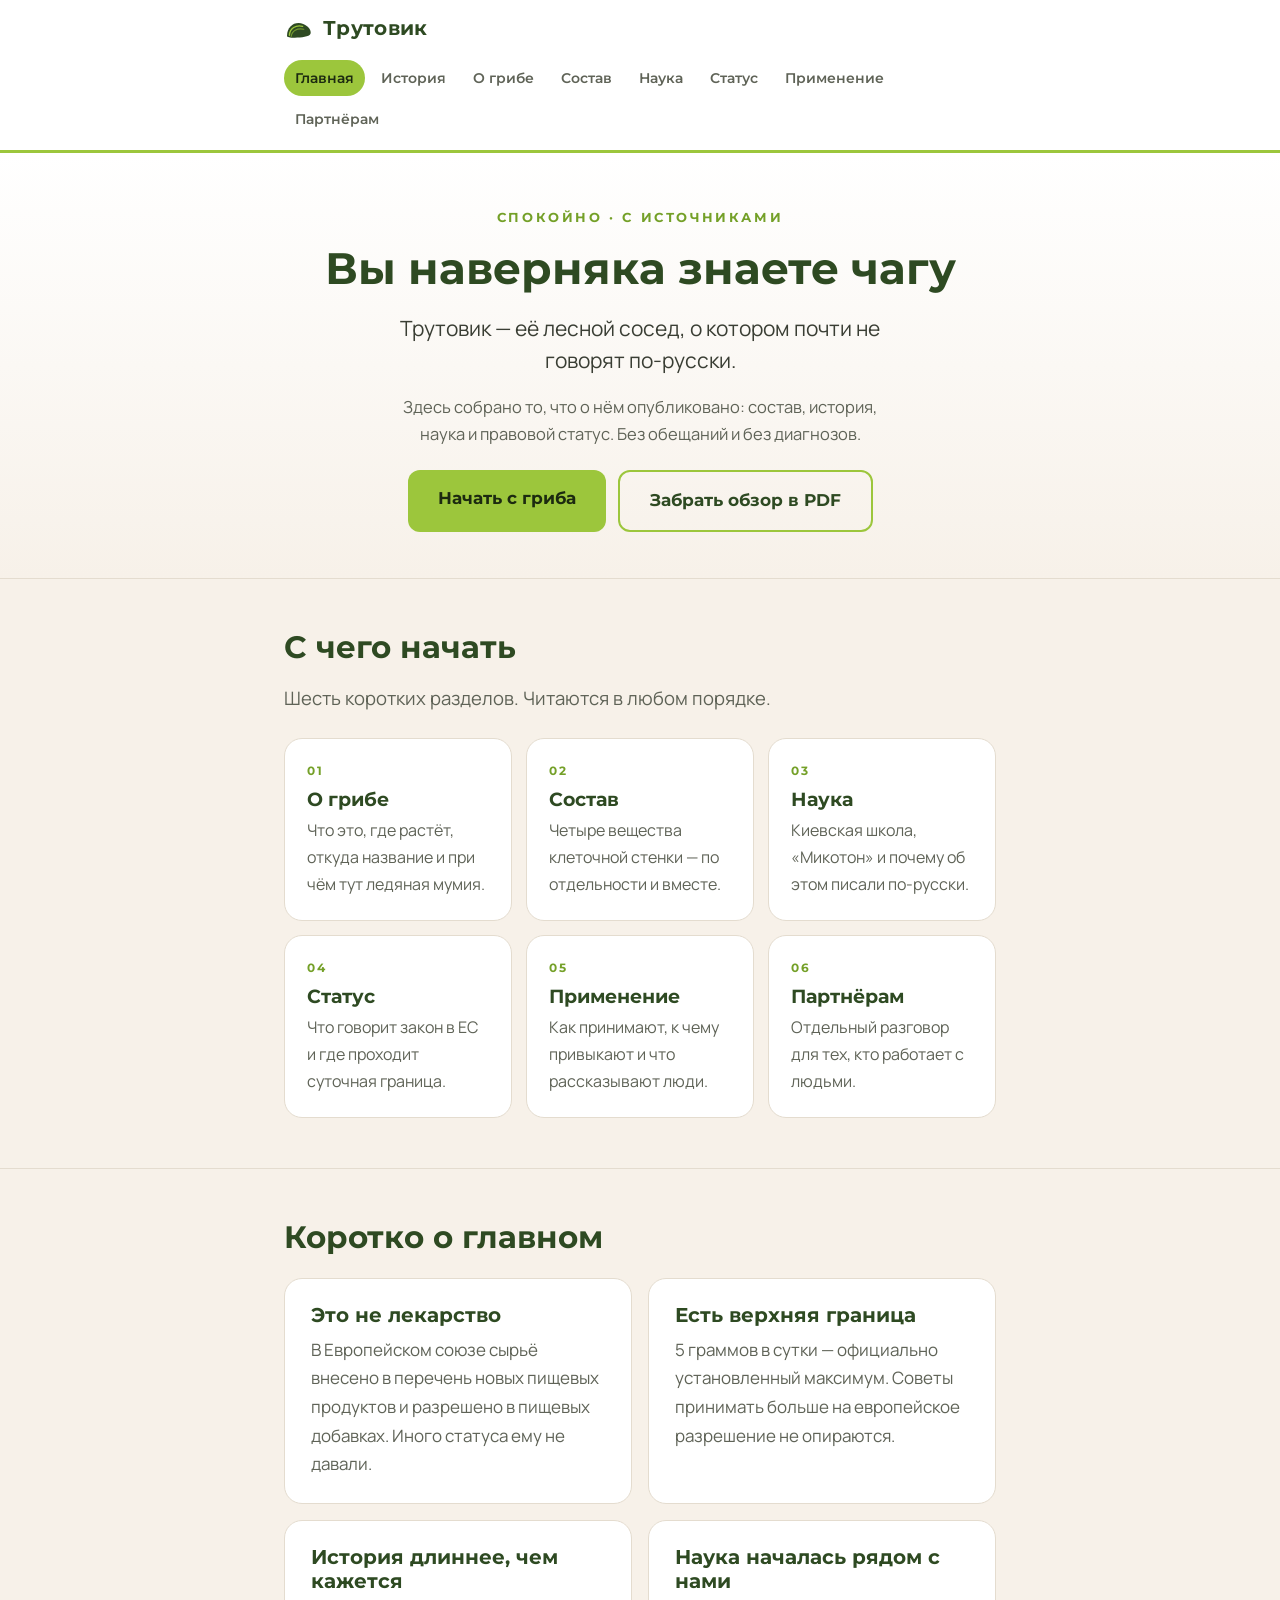
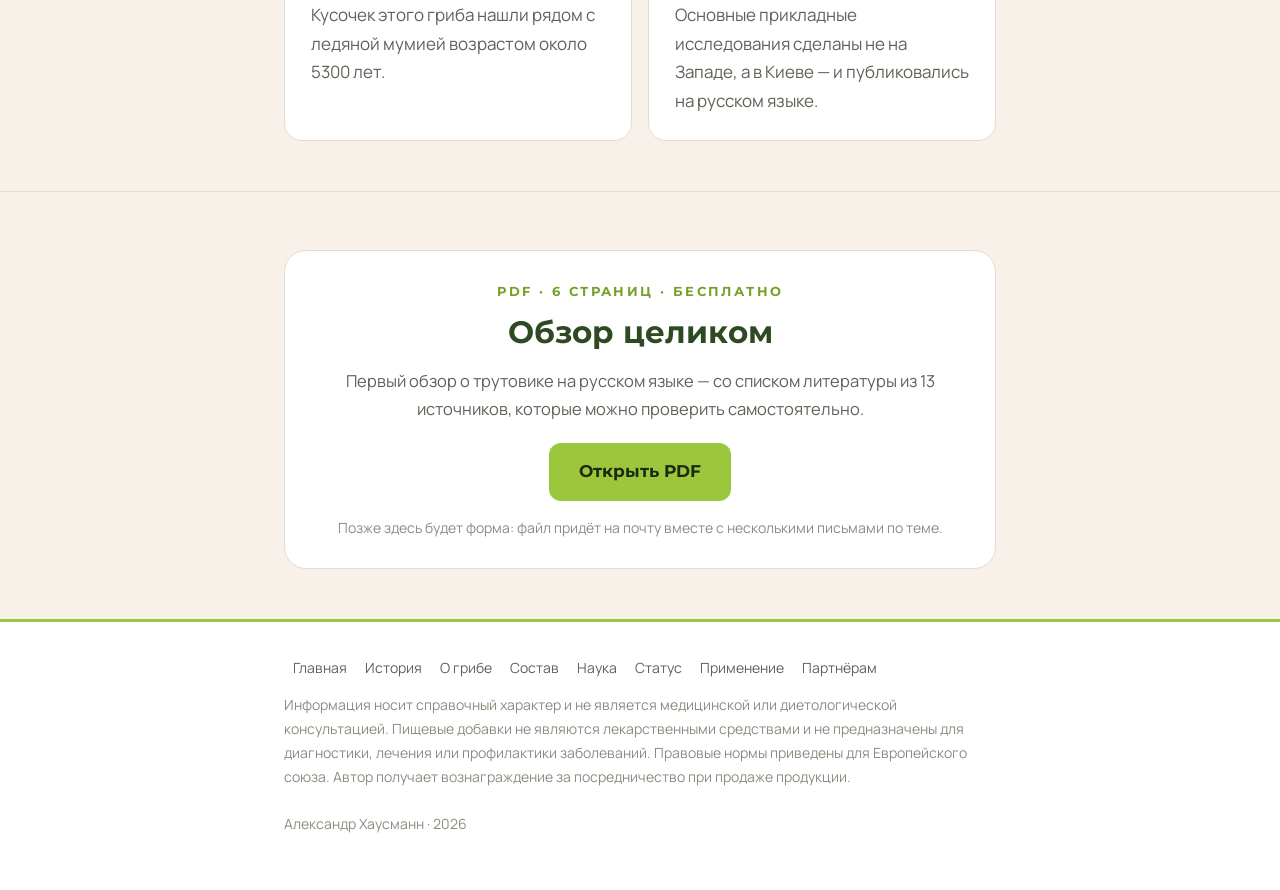
<file: index.html>
<!doctype html>
<html lang="ru">
<head>
<meta charset="utf-8">
<meta name="viewport" content="width=device-width, initial-scale=1">
<!-- ВНИМАНИЕ: пока это черновик на github.io — noindex стоит намеренно.
     При переезде на собственный домен эту строку УДАЛИТЬ. -->
<meta name="robots" content="noindex, nofollow">
<title>Трутовик настоящий (Fomes fomentarius) — что о нём известно</title>
<meta name="description" content="Вы знаете чагу. Трутовик — её лесной сосед, о котором почти не говорят по-русски. Состав, история, наука и правовой статус — спокойно и с источниками.">
<link rel="preconnect" href="https://fonts.googleapis.com">
<link rel="preconnect" href="https://fonts.gstatic.com" crossorigin>
<link href="https://fonts.googleapis.com/css2?family=Montserrat:wght@600;700&family=Manrope:wght@400;500;700&display=swap" rel="stylesheet">
<link rel="icon" href="assets/favicon.ico" sizes="any">
<link rel="icon" type="image/png" sizes="32x32" href="assets/favicon-32.png">
<link rel="icon" type="image/png" sizes="16x16" href="assets/favicon-16.png">
<link rel="apple-touch-icon" href="assets/apple-touch-icon.png">
<meta name="theme-color" content="#9CC63C">
<meta property="og:image" content="assets/logo-512.png">
<link rel="stylesheet" href="assets/style.css">
</head>
<body>
<header class="top">
  <div class="wrap">
    <a class="brand" href="/">
      <svg class="mark" viewBox="0 0 100 100" aria-hidden="true"><g transform="translate(0,7)">
        <path d="M10 66 C10 32 38 16 64 26 C84 34 92 50 88 60 C84 69 58 72 36 72 C20 72 10 70 10 66 Z" fill="#2E4A22"/>
        <path d="M18 64 C19 41 40 28 62 34" stroke="#9CC63C" stroke-width="4.6" fill="none" stroke-linecap="round"/>
        <path d="M24 68 C26 49 44 39 66 44" stroke="#9CC63C" stroke-width="3.6" fill="none" stroke-linecap="round" opacity=".62"/>
      </g></svg> Трутовик</a>
    <nav><a href="/" class="on">Главная</a><a href="/istoriya">История</a><a href="/grib">О грибе</a><a href="/sostav">Состав</a><a href="/nauka">Наука</a><a href="/bezopasnost">Статус</a><a href="/primenenie">Применение</a><a href="/partneram">Партнёрам</a></nav>
  </div>
</header>

<div class="hero">
  <div class="wrap">
    <div class="kick">Спокойно · с источниками</div>
    <h1>Вы наверняка знаете чагу</h1>
    <p class="lead">Трутовик — её лесной сосед, о котором почти не говорят по-русски.</p>
    <p class="small muted">Здесь собрано то, что о нём опубликовано: состав, история, наука и правовой статус.
      Без обещаний и без диагнозов.</p>
    <div class="row" style="justify-content:center">
      <a class="btn" href="/grib">Начать с гриба</a>
      <a class="btn ghost" href="#obzor">Забрать обзор в PDF</a>
    </div>
  </div>
</div>

<section>
  <div class="wrap">
    <h2>С чего начать</h2>
    <p class="muted">Шесть коротких разделов. Читаются в любом порядке.</p>
    <div class="tiles">
      <a class="tile" href="/grib"><div class="n">01</div><h3>О грибе</h3><p>Что это, где растёт, откуда название и при чём тут ледяная мумия.</p></a>
      <a class="tile" href="/sostav"><div class="n">02</div><h3>Состав</h3><p>Четыре вещества клеточной стенки — по отдельности и вместе.</p></a>
      <a class="tile" href="/nauka"><div class="n">03</div><h3>Наука</h3><p>Киевская школа, «Микотон» и почему об этом писали по-русски.</p></a>
      <a class="tile" href="/bezopasnost"><div class="n">04</div><h3>Статус</h3><p>Что говорит закон в ЕС и где проходит суточная граница.</p></a>
      <a class="tile" href="/primenenie"><div class="n">05</div><h3>Применение</h3><p>Как принимают, к чему привыкают и что рассказывают люди.</p></a>
      <a class="tile" href="/partneram"><div class="n">06</div><h3>Партнёрам</h3><p>Отдельный разговор для тех, кто работает с людьми.</p></a>
    </div>
  </div>
</section>

<section>
  <div class="wrap">
    <h2>Коротко о главном</h2>
    <div class="cards two">
      <div class="card"><h3>Это не лекарство</h3><p>В Европейском союзе сырьё внесено в перечень новых пищевых продуктов и разрешено в пищевых добавках. Иного статуса ему не давали.</p></div>
      <div class="card"><h3>Есть верхняя граница</h3><p>5 граммов в сутки — официально установленный максимум. Советы принимать больше на европейское разрешение не опираются.</p></div>
      <div class="card"><h3>История длиннее, чем кажется</h3><p>Кусочек этого гриба нашли рядом с ледяной мумией возрастом около 5300 лет.</p></div>
      <div class="card"><h3>Наука началась рядом с нами</h3><p>Основные прикладные исследования сделаны не на Западе, а в Киеве — и публиковались на русском языке.</p></div>
    </div>
  </div>
</section>

<section id="obzor">
  <div class="wrap">
    <div class="cta-band">
      <div class="kick" style="font-family:var(--h);font-size:12.5px;letter-spacing:2.4px;text-transform:uppercase;color:var(--green-d);font-weight:700;margin-bottom:12px">PDF · 6 страниц · бесплатно</div>
      <h2>Обзор целиком</h2>
      <p class="muted small">Первый обзор о трутовике на русском языке — со списком литературы из 13 источников,
        которые можно проверить самостоятельно.</p>
      <p style="margin-top:20px"><a class="btn" href="Trutovik_Fomes_fomentarius_obzor_RU.pdf">Открыть PDF</a></p>
      <p class="hint">Позже здесь будет форма: файл придёт на почту вместе с несколькими письмами по теме.</p>
    </div>
  </div>
</section>

<footer>
  <div class="wrap">
    <div class="fnav"><a href="/">Главная</a><a href="/istoriya">История</a><a href="/grib">О грибе</a><a href="/sostav">Состав</a><a href="/nauka">Наука</a><a href="/bezopasnost">Статус</a><a href="/primenenie">Применение</a><a href="/partneram">Партнёрам</a></div>
    Информация носит справочный характер и не является медицинской или диетологической
    консультацией. Пищевые добавки не являются лекарственными средствами и не предназначены
    для диагностики, лечения или профилактики заболеваний. Правовые нормы приведены для
    Европейского союза. Автор получает вознаграждение за посредничество при продаже продукции.
    <br><br>Александр Хаусманн · 2026
  </div>
</footer>
</body>
</html>
</file>
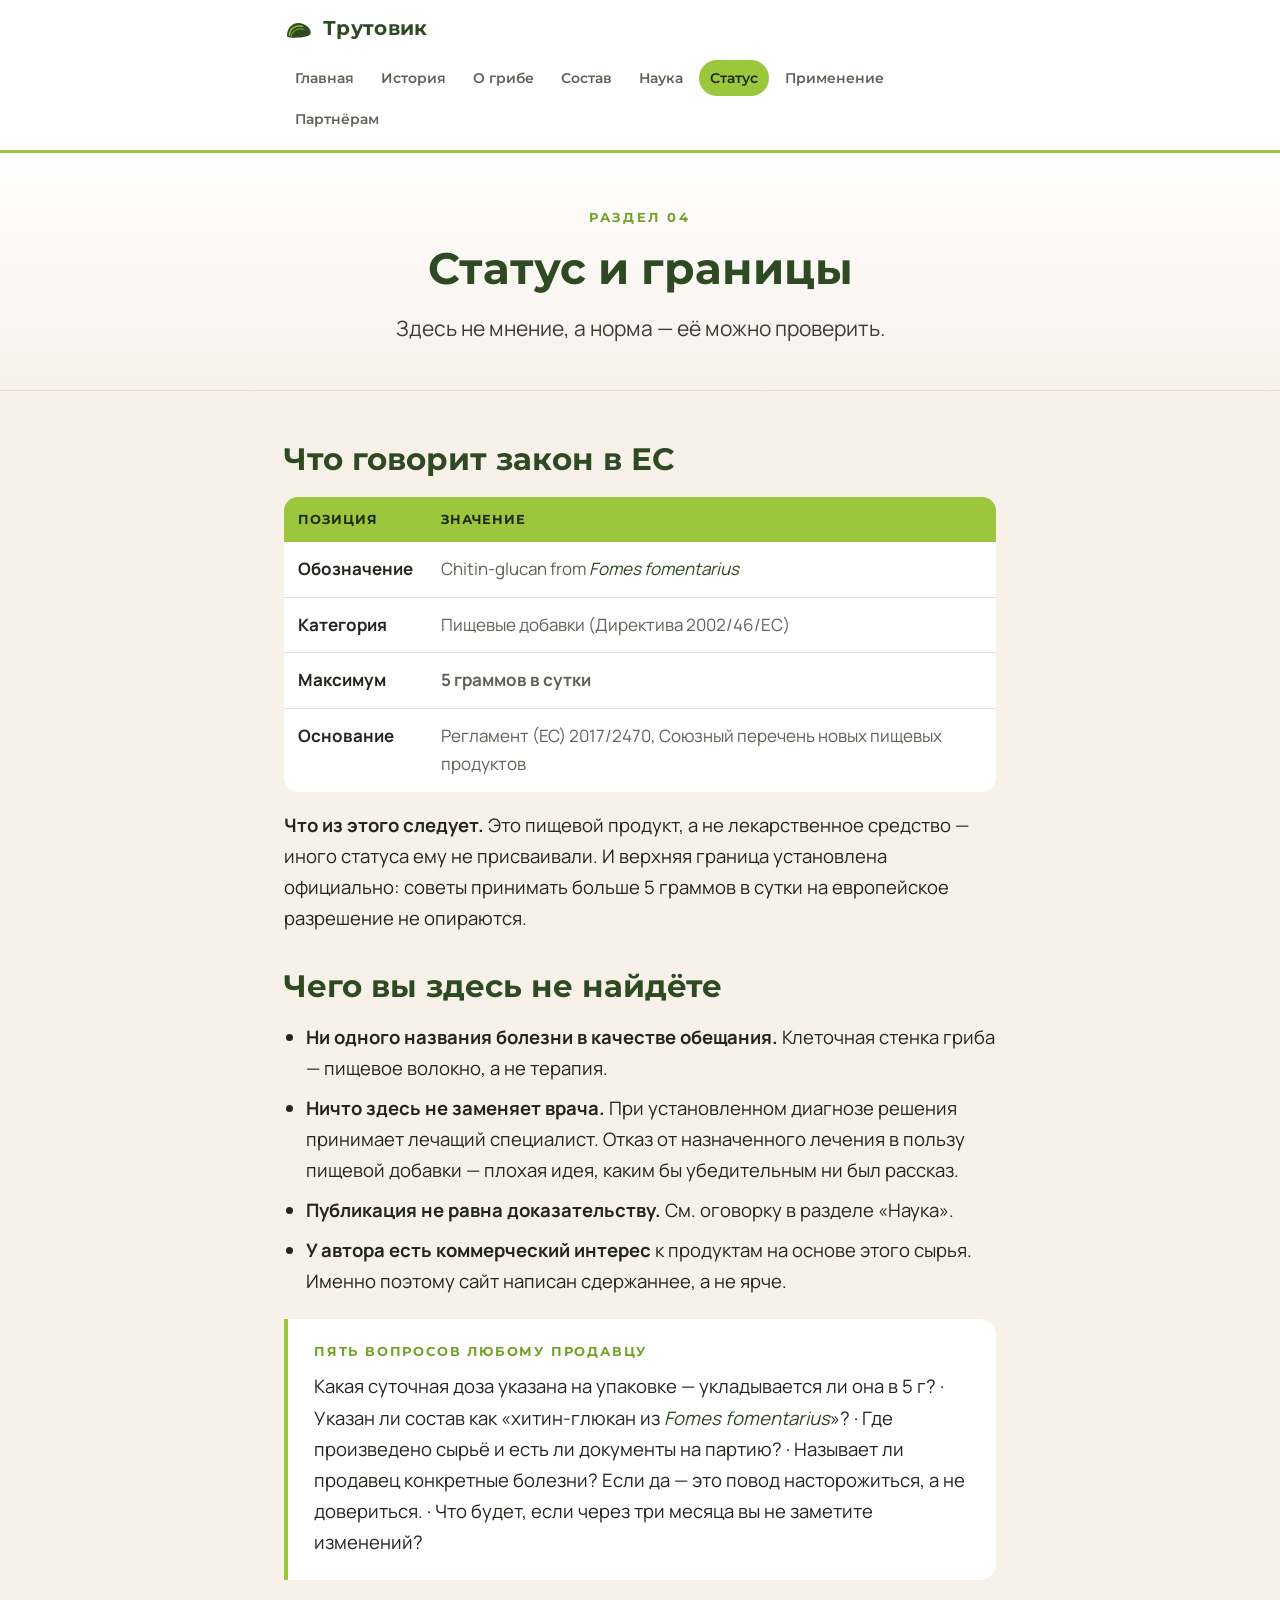
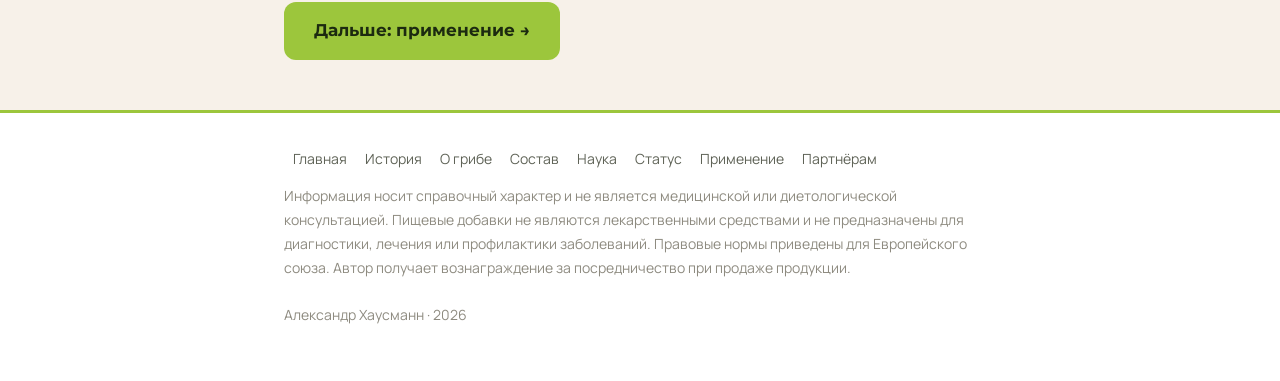
<file: bezopasnost.html>
<!doctype html>
<html lang="ru">
<head>
<meta charset="utf-8">
<meta name="viewport" content="width=device-width, initial-scale=1">
<!-- ВНИМАНИЕ: пока это черновик на github.io — noindex стоит намеренно.
     При переезде на собственный домен эту строку УДАЛИТЬ. -->
<meta name="robots" content="noindex, nofollow">
<title>Правовой статус и безопасность</title>
<meta name="description" content="Novel Food в ЕС, максимум 5 граммов в сутки, и чего этот сайт не утверждает.">
<link rel="preconnect" href="https://fonts.googleapis.com">
<link rel="preconnect" href="https://fonts.gstatic.com" crossorigin>
<link href="https://fonts.googleapis.com/css2?family=Montserrat:wght@600;700&family=Manrope:wght@400;500;700&display=swap" rel="stylesheet">
<link rel="icon" href="assets/favicon.ico" sizes="any">
<link rel="icon" type="image/png" sizes="32x32" href="assets/favicon-32.png">
<link rel="icon" type="image/png" sizes="16x16" href="assets/favicon-16.png">
<link rel="apple-touch-icon" href="assets/apple-touch-icon.png">
<meta name="theme-color" content="#9CC63C">
<meta property="og:image" content="assets/logo-512.png">
<link rel="stylesheet" href="assets/style.css">
</head>
<body>
<header class="top">
  <div class="wrap">
    <a class="brand" href="/">
      <svg class="mark" viewBox="0 0 100 100" aria-hidden="true"><g transform="translate(0,7)">
        <path d="M10 66 C10 32 38 16 64 26 C84 34 92 50 88 60 C84 69 58 72 36 72 C20 72 10 70 10 66 Z" fill="#2E4A22"/>
        <path d="M18 64 C19 41 40 28 62 34" stroke="#9CC63C" stroke-width="4.6" fill="none" stroke-linecap="round"/>
        <path d="M24 68 C26 49 44 39 66 44" stroke="#9CC63C" stroke-width="3.6" fill="none" stroke-linecap="round" opacity=".62"/>
      </g></svg> Трутовик</a>
    <nav><a href="/">Главная</a><a href="/istoriya">История</a><a href="/grib">О грибе</a><a href="/sostav">Состав</a><a href="/nauka">Наука</a><a href="/bezopasnost" class="on">Статус</a><a href="/primenenie">Применение</a><a href="/partneram">Партнёрам</a></nav>
  </div>
</header>

<div class="hero">
  <div class="wrap">
    <div class="kick">Раздел 04</div>
    <h1>Статус и границы</h1>
    <p class="lead">Здесь не мнение, а норма — её можно проверить.</p>
  </div>
</div>

<section>
  <div class="wrap">
    <h2>Что говорит закон в ЕС</h2>
    <table>
      <tr><th>Позиция</th><th>Значение</th></tr>
      <tr><td>Обозначение</td><td>Chitin-glucan from <em>Fomes fomentarius</em></td></tr>
      <tr><td>Категория</td><td>Пищевые добавки (Директива 2002/46/EC)</td></tr>
      <tr><td>Максимум</td><td><strong>5 граммов в сутки</strong></td></tr>
      <tr><td>Основание</td><td>Регламент (ЕС) 2017/2470, Союзный перечень новых пищевых продуктов</td></tr>
    </table>
    <p><strong>Что из этого следует.</strong> Это пищевой продукт, а не лекарственное средство —
      иного статуса ему не присваивали. И верхняя граница установлена официально: советы
      принимать больше 5 граммов в сутки на европейское разрешение не опираются.</p>

    <h2 style="margin-top:34px">Чего вы здесь не найдёте</h2>
    <ul>
      <li><strong>Ни одного названия болезни в качестве обещания.</strong> Клеточная стенка
        гриба — пищевое волокно, а не терапия.</li>
      <li><strong>Ничто здесь не заменяет врача.</strong> При установленном диагнозе решения
        принимает лечащий специалист. Отказ от назначенного лечения в пользу пищевой добавки —
        плохая идея, каким бы убедительным ни был рассказ.</li>
      <li><strong>Публикация не равна доказательству.</strong> См. оговорку в разделе «Наука».</li>
      <li><strong>У автора есть коммерческий интерес</strong> к продуктам на основе этого сырья.
        Именно поэтому сайт написан сдержаннее, а не ярче.</li>
    </ul>

    <div class="soft">
      <div class="t">Пять вопросов любому продавцу</div>
      <p>Какая суточная доза указана на упаковке — укладывается ли она в 5 г? ·
        Указан ли состав как «хитин-глюкан из <em>Fomes fomentarius</em>»? ·
        Где произведено сырьё и есть ли документы на партию? ·
        Называет ли продавец конкретные болезни? Если да — это повод насторожиться, а не довериться. ·
        Что будет, если через три месяца вы не заметите изменений?</p>
    </div>

    <div class="row"><a class="btn" href="/primenenie">Дальше: применение →</a></div>
  </div>
</section>

<footer>
  <div class="wrap">
    <div class="fnav"><a href="/">Главная</a><a href="/istoriya">История</a><a href="/grib">О грибе</a><a href="/sostav">Состав</a><a href="/nauka">Наука</a><a href="/bezopasnost">Статус</a><a href="/primenenie">Применение</a><a href="/partneram">Партнёрам</a></div>
    Информация носит справочный характер и не является медицинской или диетологической
    консультацией. Пищевые добавки не являются лекарственными средствами и не предназначены
    для диагностики, лечения или профилактики заболеваний. Правовые нормы приведены для
    Европейского союза. Автор получает вознаграждение за посредничество при продаже продукции.
    <br><br>Александр Хаусманн · 2026
  </div>
</footer>
</body>
</html>
</file>
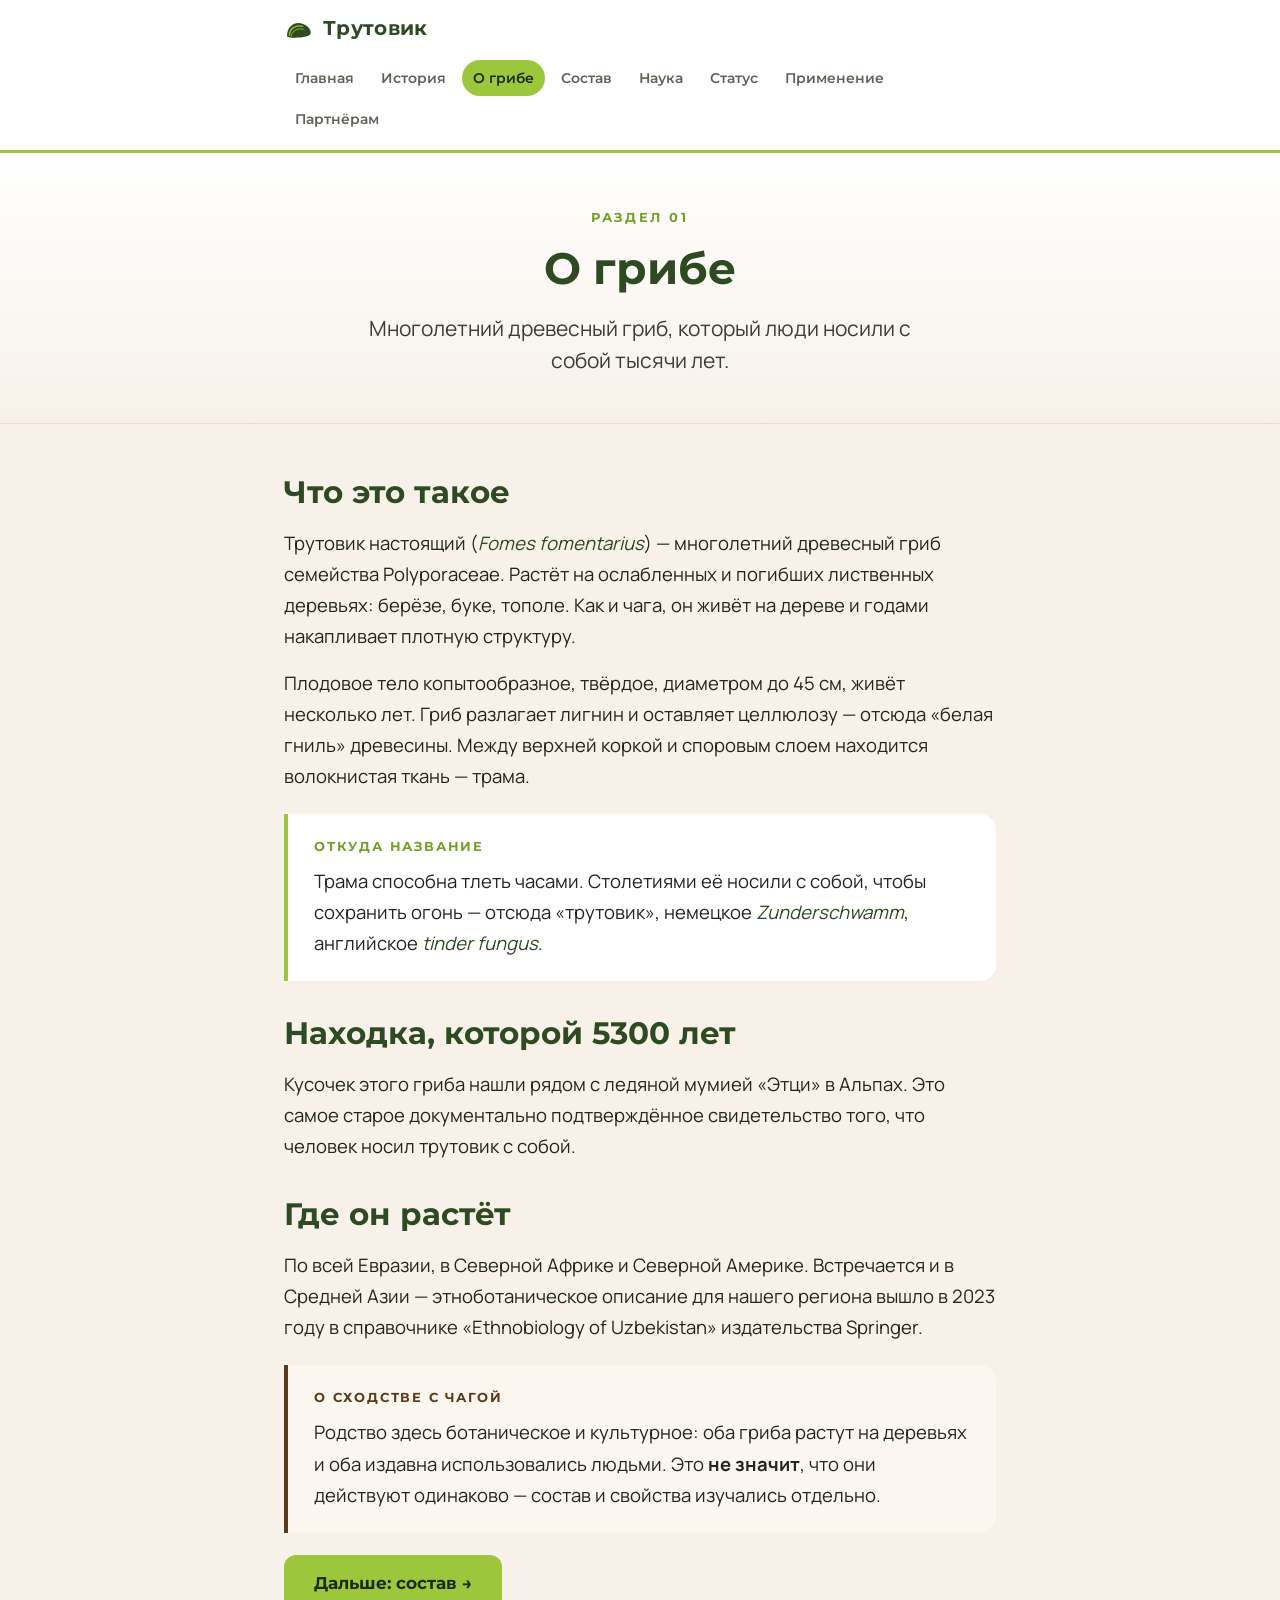
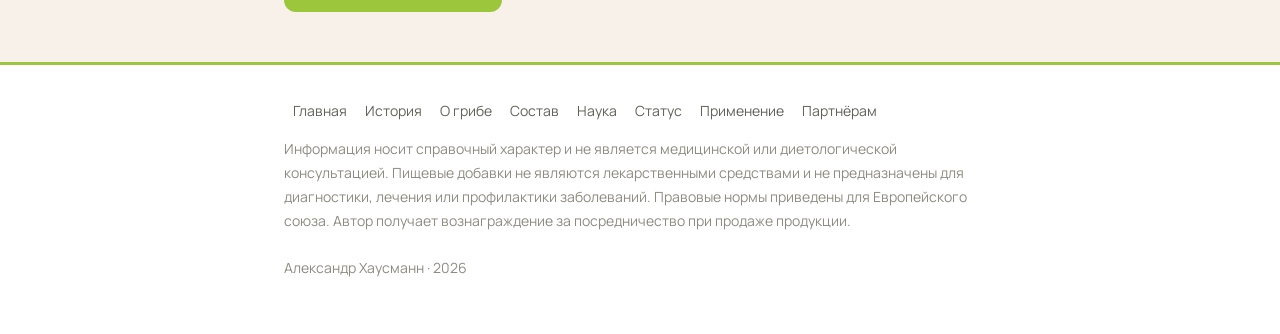
<file: grib.html>
<!doctype html>
<html lang="ru">
<head>
<meta charset="utf-8">
<meta name="viewport" content="width=device-width, initial-scale=1">
<!-- ВНИМАНИЕ: пока это черновик на github.io — noindex стоит намеренно.
     При переезде на собственный домен эту строку УДАЛИТЬ. -->
<meta name="robots" content="noindex, nofollow">
<title>О грибе — трутовик настоящий</title>
<meta name="description" content="Ботаника, распространение, история названия и находка при мумии «Этци».">
<link rel="preconnect" href="https://fonts.googleapis.com">
<link rel="preconnect" href="https://fonts.gstatic.com" crossorigin>
<link href="https://fonts.googleapis.com/css2?family=Montserrat:wght@600;700&family=Manrope:wght@400;500;700&display=swap" rel="stylesheet">
<link rel="icon" href="assets/favicon.ico" sizes="any">
<link rel="icon" type="image/png" sizes="32x32" href="assets/favicon-32.png">
<link rel="icon" type="image/png" sizes="16x16" href="assets/favicon-16.png">
<link rel="apple-touch-icon" href="assets/apple-touch-icon.png">
<meta name="theme-color" content="#9CC63C">
<meta property="og:image" content="assets/logo-512.png">
<link rel="stylesheet" href="assets/style.css">
</head>
<body>
<header class="top">
  <div class="wrap">
    <a class="brand" href="/">
      <svg class="mark" viewBox="0 0 100 100" aria-hidden="true"><g transform="translate(0,7)">
        <path d="M10 66 C10 32 38 16 64 26 C84 34 92 50 88 60 C84 69 58 72 36 72 C20 72 10 70 10 66 Z" fill="#2E4A22"/>
        <path d="M18 64 C19 41 40 28 62 34" stroke="#9CC63C" stroke-width="4.6" fill="none" stroke-linecap="round"/>
        <path d="M24 68 C26 49 44 39 66 44" stroke="#9CC63C" stroke-width="3.6" fill="none" stroke-linecap="round" opacity=".62"/>
      </g></svg> Трутовик</a>
    <nav><a href="/">Главная</a><a href="/istoriya">История</a><a href="/grib" class="on">О грибе</a><a href="/sostav">Состав</a><a href="/nauka">Наука</a><a href="/bezopasnost">Статус</a><a href="/primenenie">Применение</a><a href="/partneram">Партнёрам</a></nav>
  </div>
</header>

<div class="hero">
  <div class="wrap">
    <div class="kick">Раздел 01</div>
    <h1>О грибе</h1>
    <p class="lead">Многолетний древесный гриб, который люди носили с собой тысячи лет.</p>
  </div>
</div>

<section>
  <div class="wrap">
    <h2>Что это такое</h2>
    <p>Трутовик настоящий (<em>Fomes fomentarius</em>) — многолетний древесный гриб семейства
      Polyporaceae. Растёт на ослабленных и погибших лиственных деревьях: берёзе, буке, тополе.
      Как и чага, он живёт на дереве и годами накапливает плотную структуру.</p>
    <p>Плодовое тело копытообразное, твёрдое, диаметром до 45 см, живёт несколько лет.
      Гриб разлагает лигнин и оставляет целлюлозу — отсюда «белая гниль» древесины.
      Между верхней коркой и споровым слоем находится волокнистая ткань — трама.</p>

    <div class="soft">
      <div class="t">Откуда название</div>
      <p>Трама способна тлеть часами. Столетиями её носили с собой, чтобы сохранить огонь —
        отсюда «трутовик», немецкое <em>Zunderschwamm</em>, английское <em>tinder fungus</em>.</p>
    </div>

    <h2 style="margin-top:34px">Находка, которой 5300 лет</h2>
    <p>Кусочек этого гриба нашли рядом с ледяной мумией «Этци» в Альпах. Это самое старое
      документально подтверждённое свидетельство того, что человек носил трутовик с собой.</p>

    <h2 style="margin-top:34px">Где он растёт</h2>
    <p>По всей Евразии, в Северной Африке и Северной Америке. Встречается и в Средней Азии —
      этноботаническое описание для нашего региона вышло в 2023 году в справочнике
      «Ethnobiology of Uzbekistan» издательства Springer.</p>

    <div class="soft warn">
      <div class="t">О сходстве с чагой</div>
      <p>Родство здесь ботаническое и культурное: оба гриба растут на деревьях и оба издавна
        использовались людьми. Это <strong>не значит</strong>, что они действуют одинаково —
        состав и свойства изучались отдельно.</p>
    </div>

    <div class="row"><a class="btn" href="/sostav">Дальше: состав →</a></div>
  </div>
</section>

<footer>
  <div class="wrap">
    <div class="fnav"><a href="/">Главная</a><a href="/istoriya">История</a><a href="/grib">О грибе</a><a href="/sostav">Состав</a><a href="/nauka">Наука</a><a href="/bezopasnost">Статус</a><a href="/primenenie">Применение</a><a href="/partneram">Партнёрам</a></div>
    Информация носит справочный характер и не является медицинской или диетологической
    консультацией. Пищевые добавки не являются лекарственными средствами и не предназначены
    для диагностики, лечения или профилактики заболеваний. Правовые нормы приведены для
    Европейского союза. Автор получает вознаграждение за посредничество при продаже продукции.
    <br><br>Александр Хаусманн · 2026
  </div>
</footer>
</body>
</html>
</file>
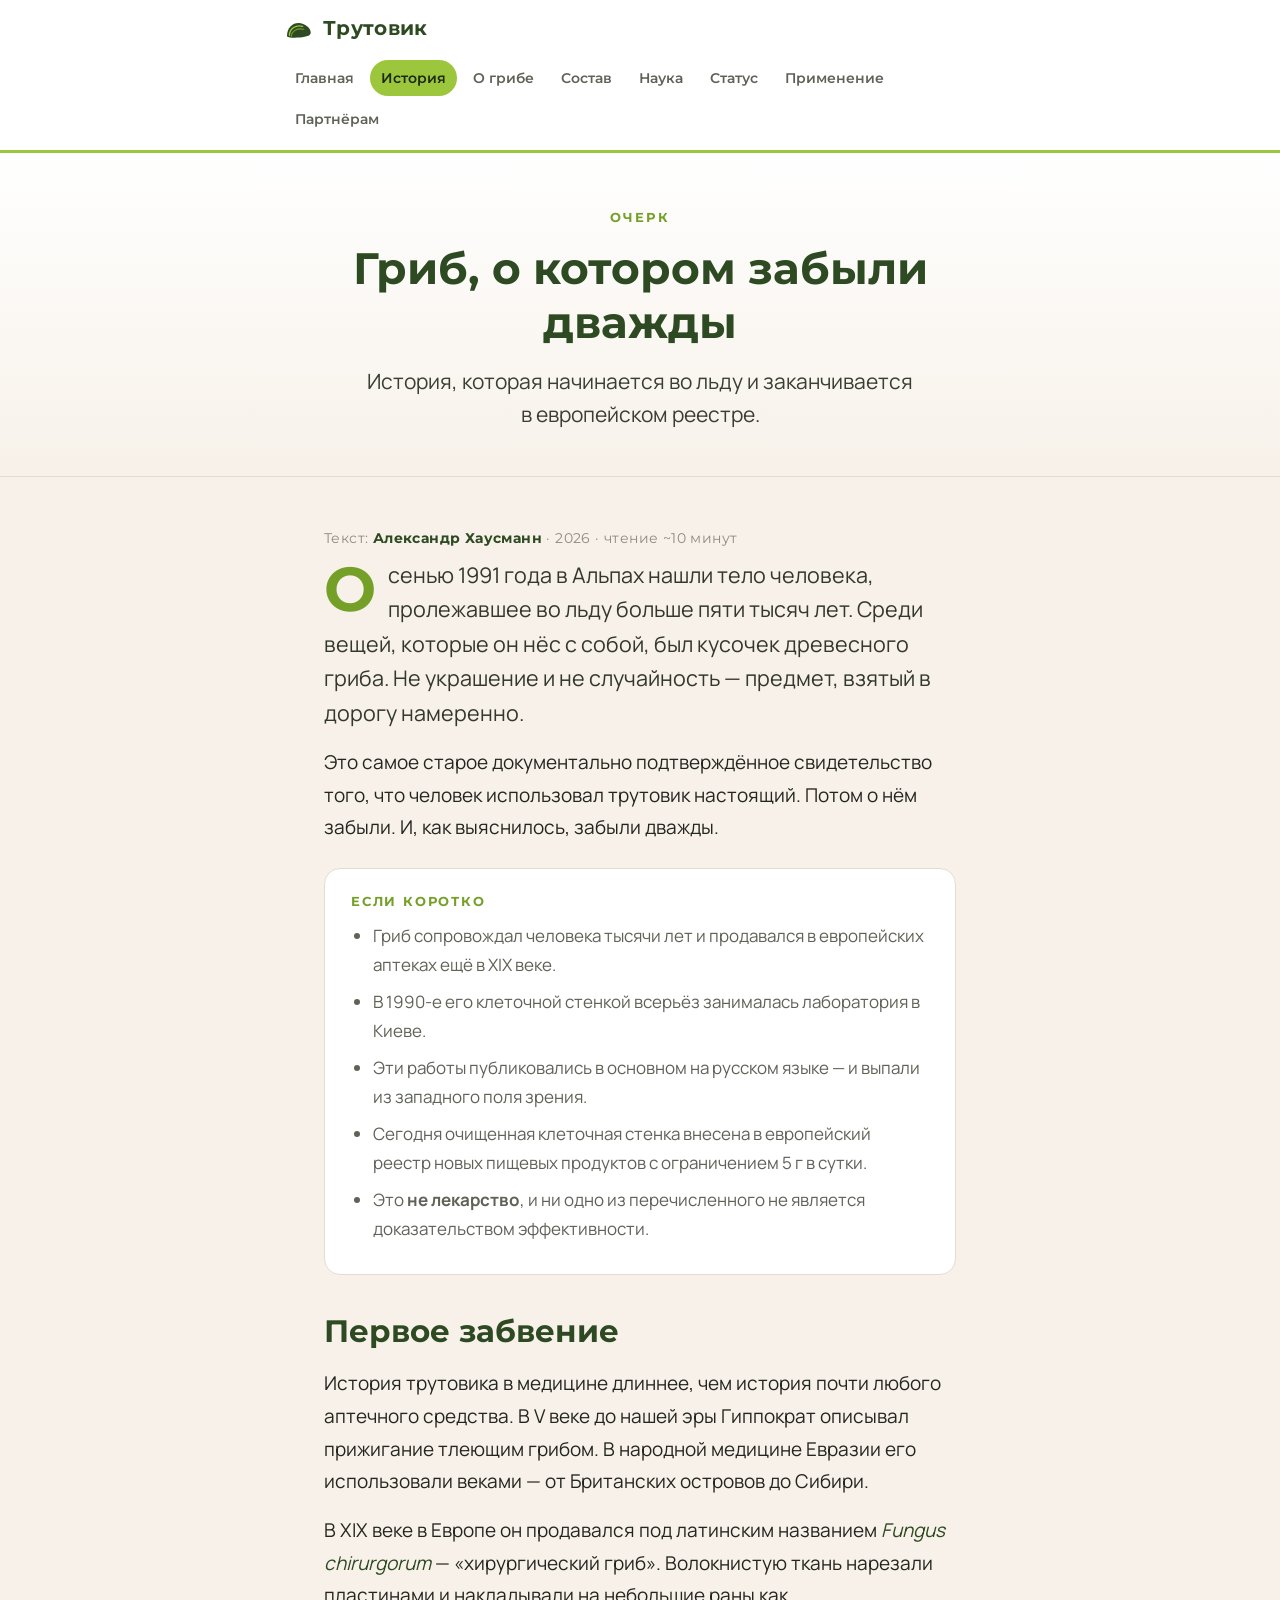
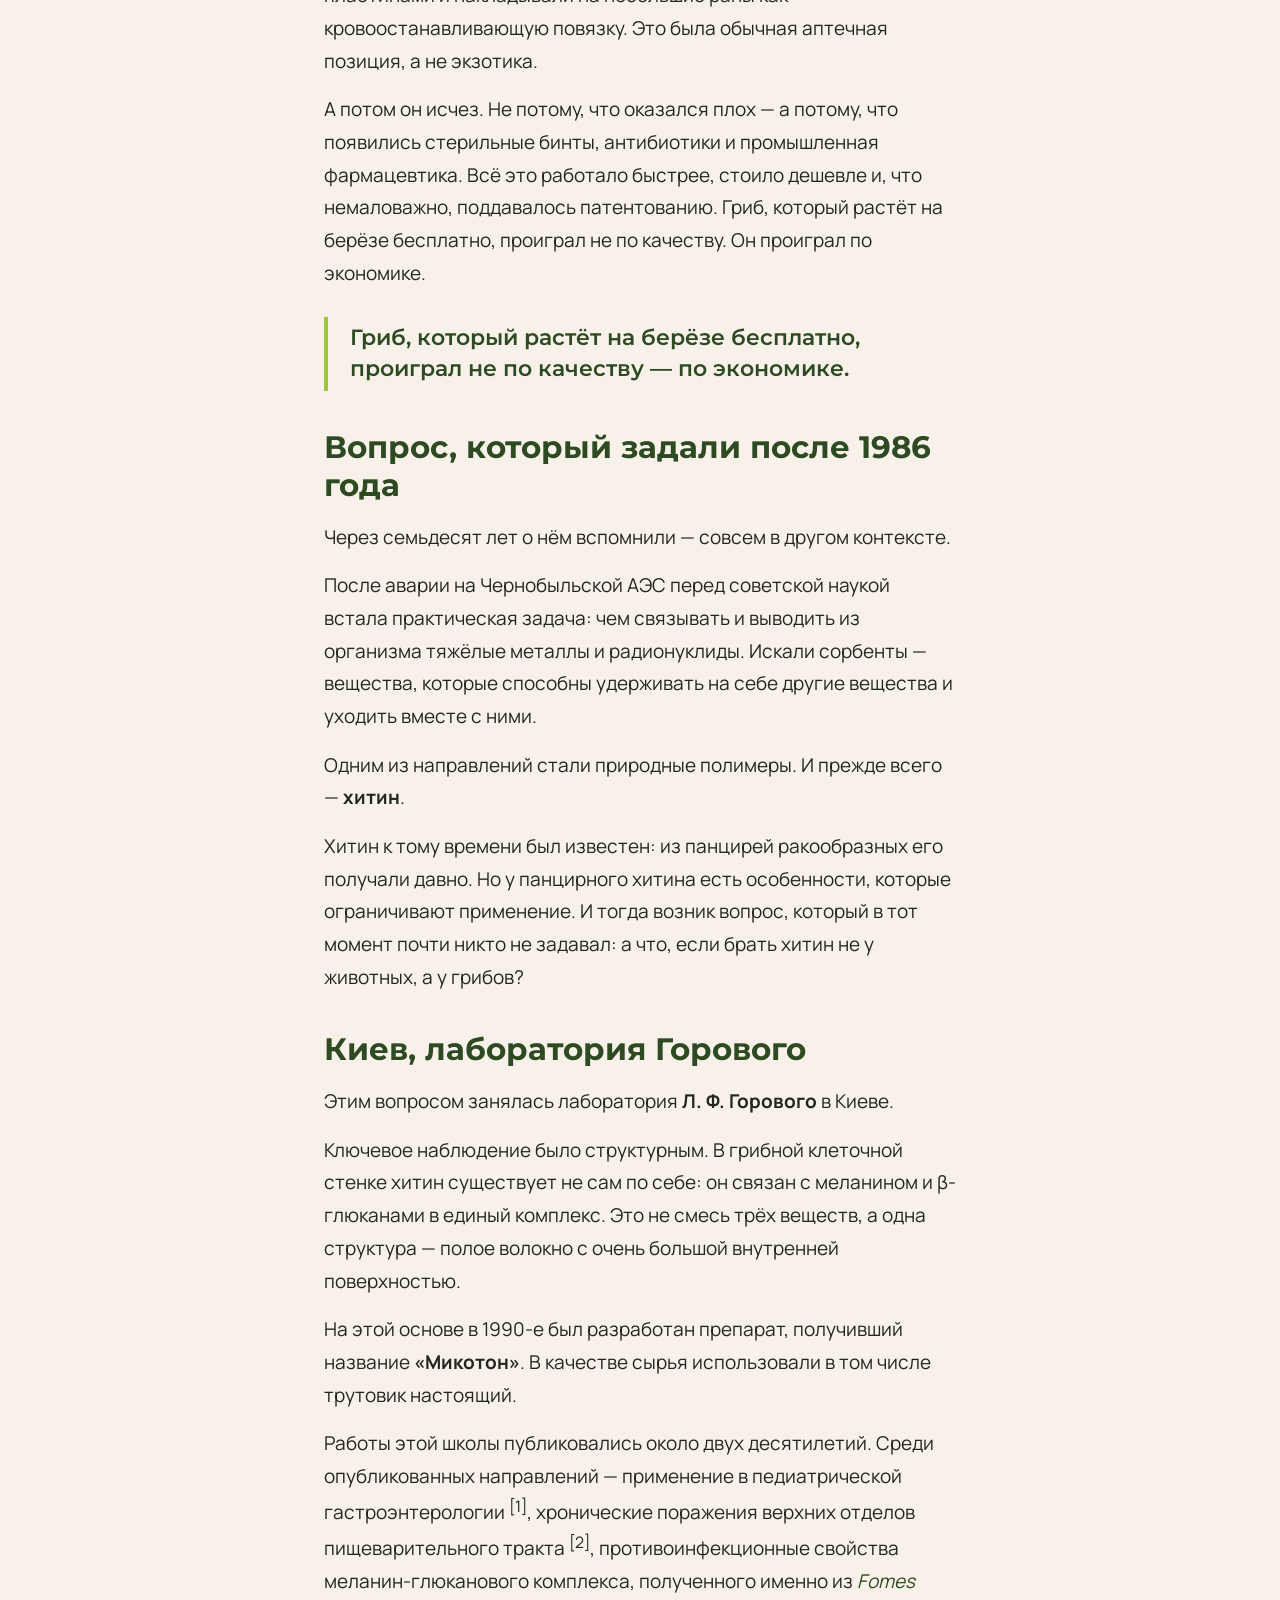
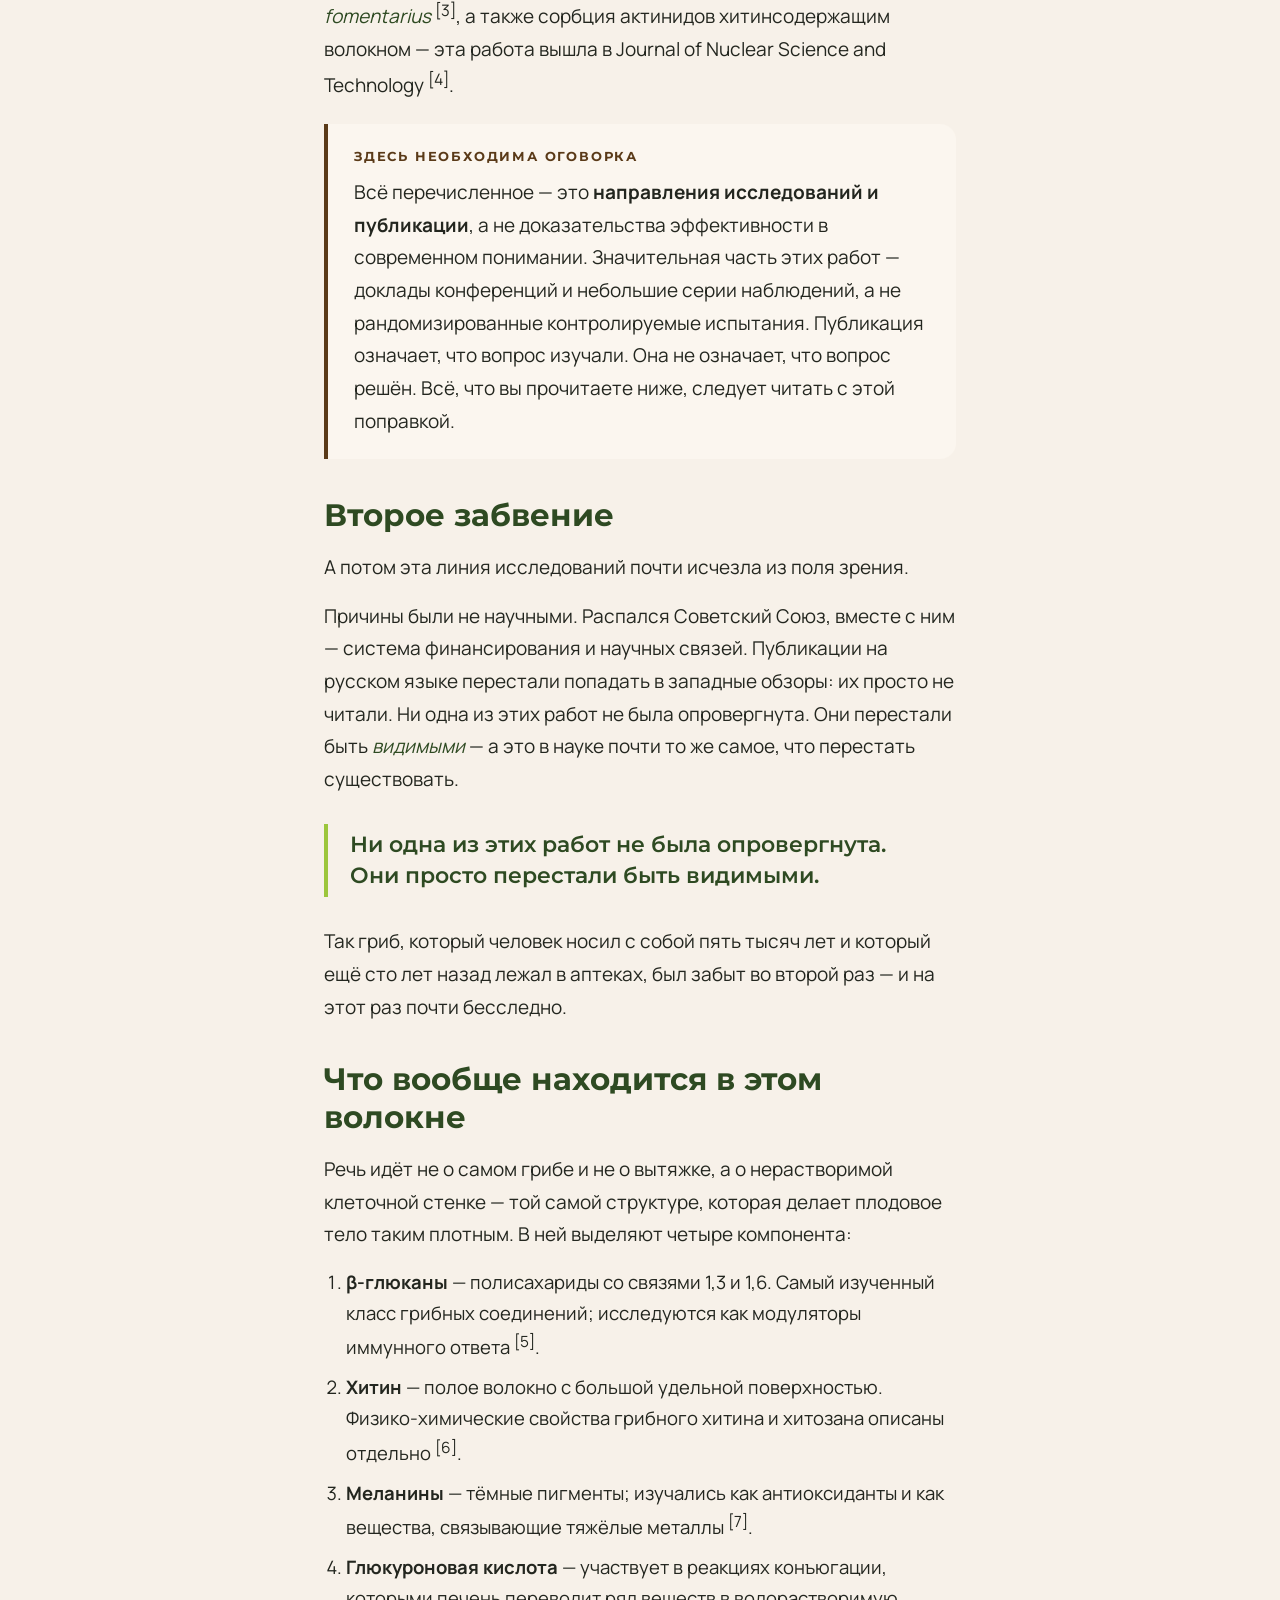
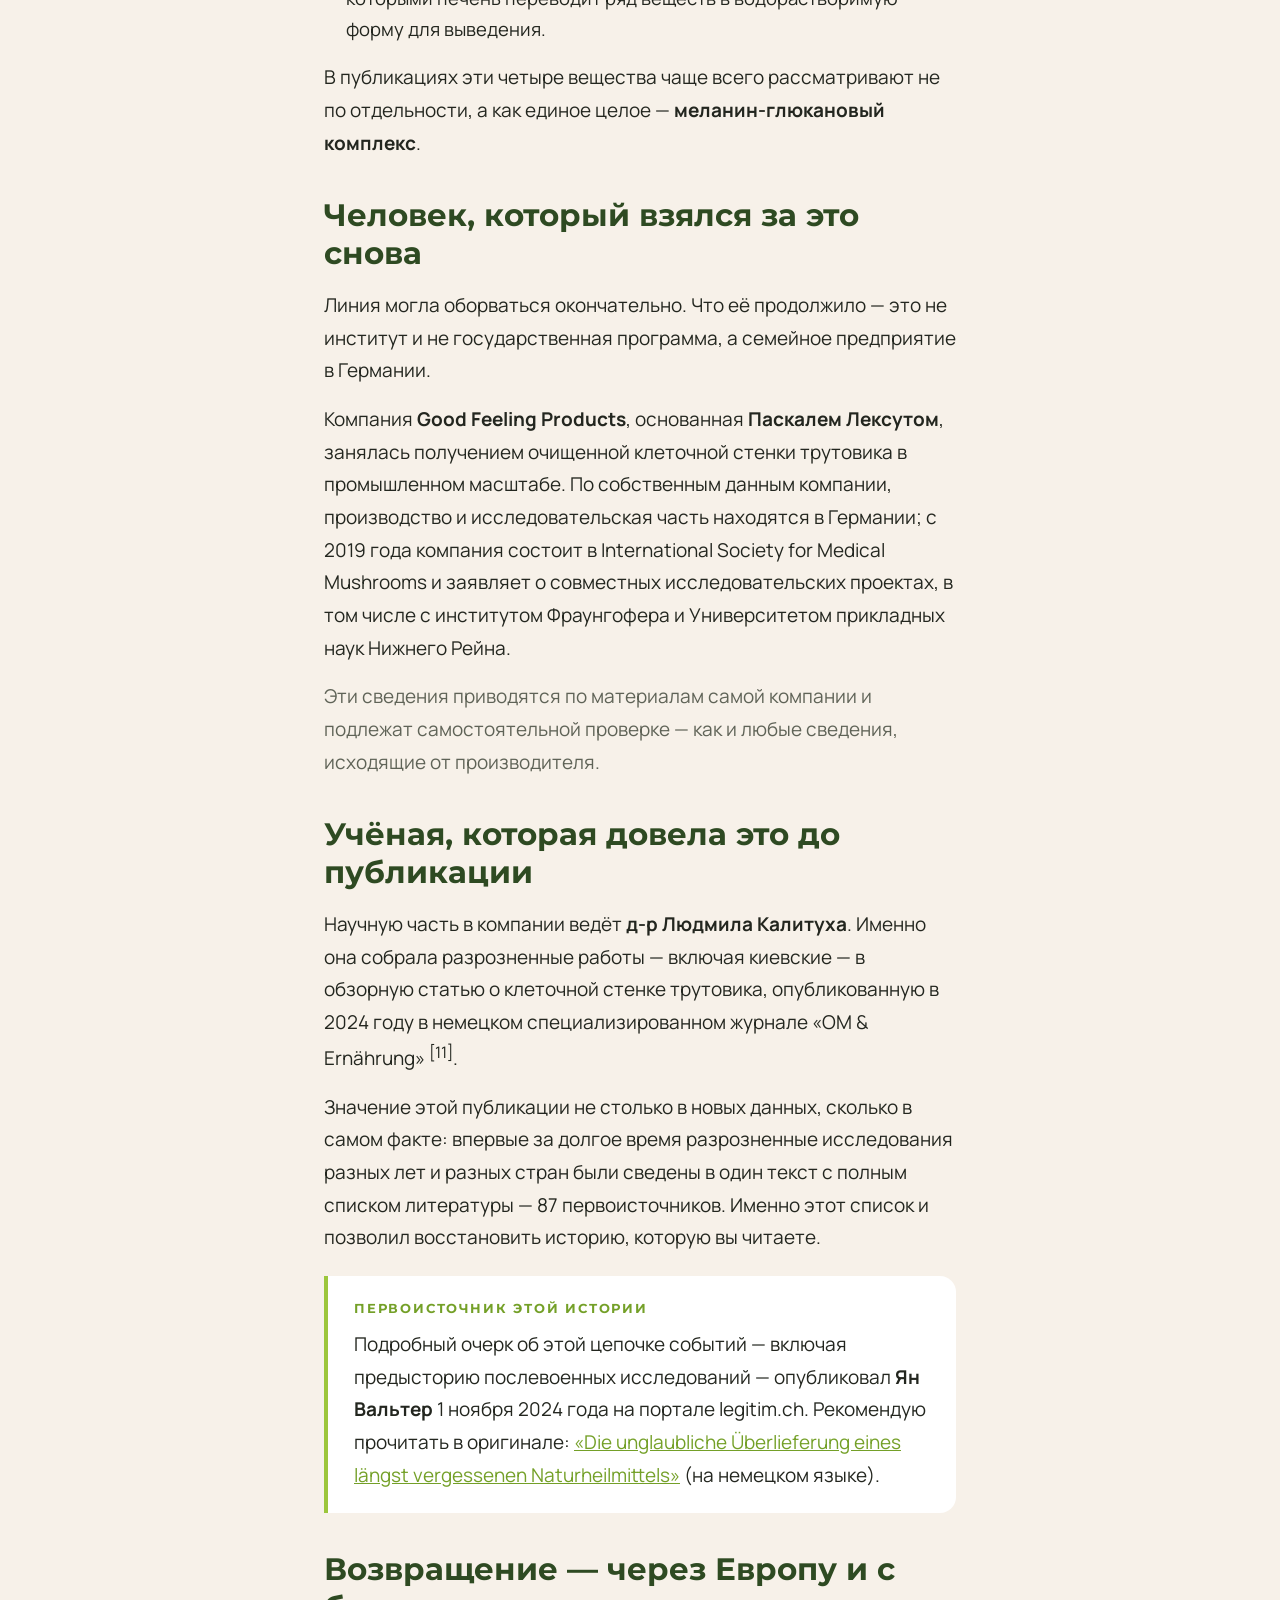
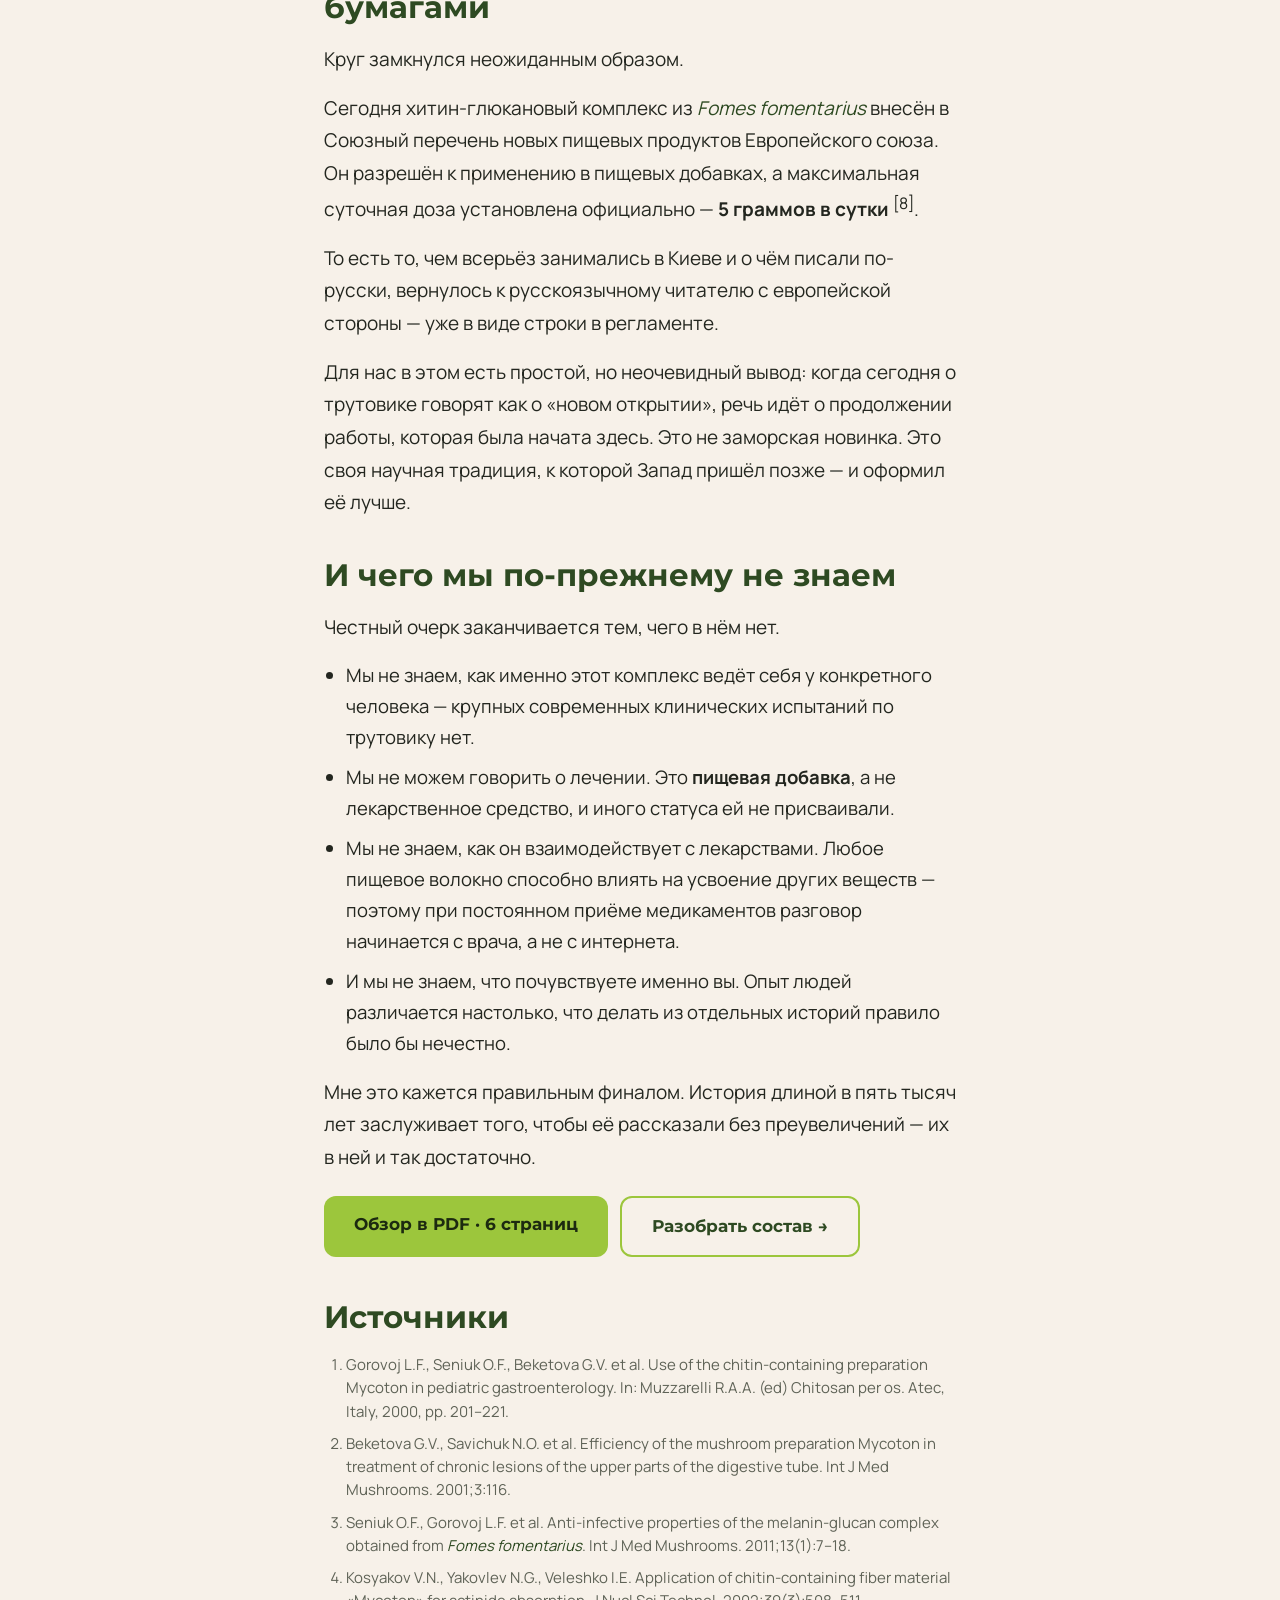
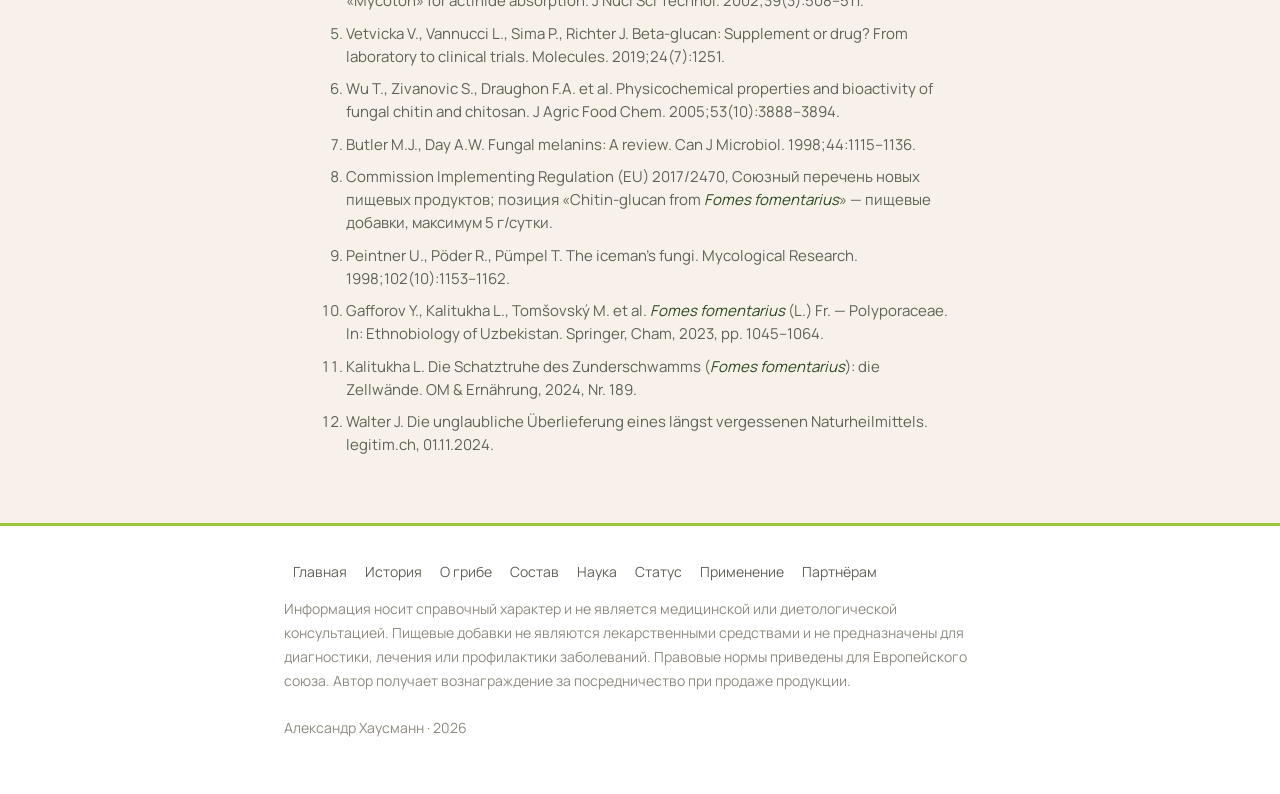
<file: istoriya.html>
<!doctype html>
<html lang="ru">
<head>
<meta charset="utf-8">
<meta name="viewport" content="width=device-width, initial-scale=1">
<!-- ВНИМАНИЕ: пока это черновик на github.io — noindex стоит намеренно.
     При переезде на собственный домен эту строку УДАЛИТЬ. -->
<meta name="robots" content="noindex, nofollow">
<title>Гриб, о котором забыли дважды — история трутовика настоящего</title>
<meta name="description" content="5300 лет назад его носили с собой. В 1990-е им занималась целая лаборатория в Киеве. Потом о нём забыли во второй раз. История трутовика настоящего — со ссылками на источники.">
<link rel="preconnect" href="https://fonts.googleapis.com">
<link rel="preconnect" href="https://fonts.gstatic.com" crossorigin>
<link href="https://fonts.googleapis.com/css2?family=Montserrat:wght@600;700&family=Manrope:wght@400;500;700&display=swap" rel="stylesheet">
<link rel="icon" href="assets/favicon.ico" sizes="any">
<link rel="icon" type="image/png" sizes="32x32" href="assets/favicon-32.png">
<link rel="icon" type="image/png" sizes="16x16" href="assets/favicon-16.png">
<link rel="apple-touch-icon" href="assets/apple-touch-icon.png">
<meta name="theme-color" content="#9CC63C">
<meta property="og:image" content="assets/logo-512.png">
<link rel="stylesheet" href="assets/style.css">
</head>
<body>
<header class="top">
  <div class="wrap">
    <a class="brand" href="/">
      <svg class="mark" viewBox="0 0 100 100" aria-hidden="true"><g transform="translate(0,7)">
        <path d="M10 66 C10 32 38 16 64 26 C84 34 92 50 88 60 C84 69 58 72 36 72 C20 72 10 70 10 66 Z" fill="#2E4A22"/>
        <path d="M18 64 C19 41 40 28 62 34" stroke="#9CC63C" stroke-width="4.6" fill="none" stroke-linecap="round"/>
        <path d="M24 68 C26 49 44 39 66 44" stroke="#9CC63C" stroke-width="3.6" fill="none" stroke-linecap="round" opacity=".62"/>
      </g></svg> Трутовик</a>
    <nav><a href="/">Главная</a><a href="/istoriya" class="on">История</a><a href="/grib">О грибе</a><a href="/sostav">Состав</a><a href="/nauka">Наука</a><a href="/bezopasnost">Статус</a><a href="/primenenie">Применение</a><a href="/partneram">Партнёрам</a></nav>
  </div>
</header>

<div class="hero">
  <div class="wrap">
    <div class="kick">Очерк</div>
    <h1>Гриб, о котором забыли дважды</h1>
    <p class="lead">История, которая начинается во льду и заканчивается в европейском реестре.</p>
  </div>
</div>

<section>
  <div class="wrap article">
    <div class="byline">Текст: <b>Александр Хаусманн</b> · 2026 · чтение ~10 минут</div>

    <p class="intro">Осенью 1991 года в Альпах нашли тело человека, пролежавшее во льду больше
      пяти тысяч лет. Среди вещей, которые он нёс с собой, был кусочек древесного гриба.
      Не украшение и не случайность — предмет, взятый в дорогу намеренно.</p>

    <p>Это самое старое документально подтверждённое свидетельство того, что человек
      использовал трутовик настоящий. Потом о нём забыли. И, как выяснилось, забыли дважды.</p>

    <div class="tldr">
      <div class="t">Если коротко</div>
      <ul>
        <li>Гриб сопровождал человека тысячи лет и продавался в европейских аптеках ещё в XIX веке.</li>
        <li>В 1990-е его клеточной стенкой всерьёз занималась лаборатория в Киеве.</li>
        <li>Эти работы публиковались в основном на русском языке — и выпали из западного поля зрения.</li>
        <li>Сегодня очищенная клеточная стенка внесена в европейский реестр новых пищевых продуктов с ограничением 5 г в сутки.</li>
        <li>Это <strong>не лекарство</strong>, и ни одно из перечисленного не является доказательством эффективности.</li>
      </ul>
    </div>

    <h2>Первое забвение</h2>
    <p>История трутовика в медицине длиннее, чем история почти любого аптечного средства.
      В V веке до нашей эры Гиппократ описывал прижигание тлеющим грибом. В народной медицине
      Евразии его использовали веками — от Британских островов до Сибири.</p>
    <p>В XIX веке в Европе он продавался под латинским названием <em>Fungus chirurgorum</em> —
      «хирургический гриб». Волокнистую ткань нарезали пластинами и накладывали на небольшие
      раны как кровоостанавливающую повязку. Это была обычная аптечная позиция, а не экзотика.</p>
    <p>А потом он исчез. Не потому, что оказался плох — а потому, что появились стерильные
      бинты, антибиотики и промышленная фармацевтика. Всё это работало быстрее, стоило дешевле
      и, что немаловажно, поддавалось патентованию. Гриб, который растёт на берёзе бесплатно,
      проиграл не по качеству. Он проиграл по экономике.</p>

    <div class="pull">Гриб, который растёт на берёзе бесплатно,<br>проиграл не по качеству — по экономике.</div>

    <h2>Вопрос, который задали после 1986 года</h2>
    <p>Через семьдесят лет о нём вспомнили — совсем в другом контексте.</p>
    <p>После аварии на Чернобыльской АЭС перед советской наукой встала практическая задача:
      чем связывать и выводить из организма тяжёлые металлы и радионуклиды. Искали сорбенты —
      вещества, которые способны удерживать на себе другие вещества и уходить вместе с ними.</p>
    <p>Одним из направлений стали природные полимеры. И прежде всего — <strong>хитин</strong>.</p>
    <p>Хитин к тому времени был известен: из панцирей ракообразных его получали давно.
      Но у панцирного хитина есть особенности, которые ограничивают применение. И тогда возник
      вопрос, который в тот момент почти никто не задавал: а что, если брать хитин не у
      животных, а у грибов?</p>

    <h2>Киев, лаборатория Горового</h2>
    <p>Этим вопросом занялась лаборатория <strong>Л. Ф. Горового</strong> в Киеве.</p>
    <p>Ключевое наблюдение было структурным. В грибной клеточной стенке хитин существует
      не сам по себе: он связан с меланином и β-глюканами в единый комплекс. Это не смесь трёх
      веществ, а одна структура — полое волокно с очень большой внутренней поверхностью.</p>
    <p>На этой основе в 1990-е был разработан препарат, получивший название
      <strong>«Микотон»</strong>. В качестве сырья использовали в том числе трутовик настоящий.</p>
    <p>Работы этой школы публиковались около двух десятилетий. Среди опубликованных
      направлений — применение в педиатрической гастроэнтерологии <sup>[1]</sup>, хронические
      поражения верхних отделов пищеварительного тракта <sup>[2]</sup>, противоинфекционные
      свойства меланин-глюканового комплекса, полученного именно из <em>Fomes fomentarius</em>
      <sup>[3]</sup>, а также сорбция актинидов хитинсодержащим волокном — эта работа вышла
      в Journal of Nuclear Science and Technology <sup>[4]</sup>.</p>

    <div class="soft warn">
      <div class="t">Здесь необходима оговорка</div>
      <p>Всё перечисленное — это <strong>направления исследований и публикации</strong>,
        а не доказательства эффективности в современном понимании. Значительная часть этих
        работ — доклады конференций и небольшие серии наблюдений, а не рандомизированные
        контролируемые испытания. Публикация означает, что вопрос изучали. Она не означает,
        что вопрос решён. Всё, что вы прочитаете ниже, следует читать с этой поправкой.</p>
    </div>

    <h2>Второе забвение</h2>
    <p>А потом эта линия исследований почти исчезла из поля зрения.</p>
    <p>Причины были не научными. Распался Советский Союз, вместе с ним — система
      финансирования и научных связей. Публикации на русском языке перестали попадать
      в западные обзоры: их просто не читали. Ни одна из этих работ не была опровергнута.
      Они перестали быть <em>видимыми</em> — а это в науке почти то же самое, что перестать
      существовать.</p>

    <div class="pull">Ни одна из этих работ не была опровергнута.<br>Они просто перестали быть видимыми.</div>

    <p>Так гриб, который человек носил с собой пять тысяч лет и который ещё сто лет назад
      лежал в аптеках, был забыт во второй раз — и на этот раз почти бесследно.</p>

    <h2>Что вообще находится в этом волокне</h2>
    <p>Речь идёт не о самом грибе и не о вытяжке, а о нерастворимой клеточной стенке —
      той самой структуре, которая делает плодовое тело таким плотным. В ней выделяют
      четыре компонента:</p>
    <ol>
      <li><strong>β-глюканы</strong> — полисахариды со связями 1,3 и 1,6. Самый изученный
        класс грибных соединений; исследуются как модуляторы иммунного ответа <sup>[5]</sup>.</li>
      <li><strong>Хитин</strong> — полое волокно с большой удельной поверхностью.
        Физико-химические свойства грибного хитина и хитозана описаны отдельно <sup>[6]</sup>.</li>
      <li><strong>Меланины</strong> — тёмные пигменты; изучались как антиоксиданты и как
        вещества, связывающие тяжёлые металлы <sup>[7]</sup>.</li>
      <li><strong>Глюкуроновая кислота</strong> — участвует в реакциях конъюгации, которыми
        печень переводит ряд веществ в водорастворимую форму для выведения.</li>
    </ol>
    <p>В публикациях эти четыре вещества чаще всего рассматривают не по отдельности,
      а как единое целое — <strong>меланин-глюкановый комплекс</strong>.</p>

    <h2>Человек, который взялся за это снова</h2>
    <p>Линия могла оборваться окончательно. Что её продолжило — это не институт и не
      государственная программа, а семейное предприятие в Германии.</p>
    <p>Компания <strong>Good Feeling Products</strong>, основанная <strong>Паскалем
      Лексутом</strong>, занялась получением очищенной клеточной стенки трутовика в
      промышленном масштабе. По собственным данным компании, производство и исследовательская
      часть находятся в Германии; с 2019 года компания состоит в International Society for
      Medical Mushrooms и заявляет о совместных исследовательских проектах, в том числе
      с институтом Фраунгофера и Университетом прикладных наук Нижнего Рейна.</p>
    <p class="small muted">Эти сведения приводятся по материалам самой компании и подлежат
      самостоятельной проверке — как и любые сведения, исходящие от производителя.</p>

    <h2>Учёная, которая довела это до публикации</h2>
    <p>Научную часть в компании ведёт <strong>д-р Людмила Калитуха</strong>. Именно она
      собрала разрозненные работы — включая киевские — в обзорную статью о клеточной стенке
      трутовика, опубликованную в 2024 году в немецком специализированном журнале
      «OM &amp; Ernährung» <sup>[11]</sup>.</p>
    <p>Значение этой публикации не столько в новых данных, сколько в самом факте: впервые
      за долгое время разрозненные исследования разных лет и разных стран были сведены
      в один текст с полным списком литературы — 87 первоисточников. Именно этот список
      и позволил восстановить историю, которую вы читаете.</p>

    <div class="soft">
      <div class="t">Первоисточник этой истории</div>
      <p>Подробный очерк об этой цепочке событий — включая предысторию послевоенных
        исследований — опубликовал <strong>Ян Вальтер</strong> 1 ноября 2024 года
        на портале legitim.ch. Рекомендую прочитать в оригинале:
        <a href="https://legitim.ch/die-unglaubliche-ueberlieferung-eines-laengst-vergessenen-naturheilmittels/" target="_blank" rel="noopener">
        «Die unglaubliche Überlieferung eines längst vergessenen Naturheilmittels»</a>
        (на немецком языке).</p>
    </div>

    <h2>Возвращение — через Европу и с бумагами</h2>
    <p>Круг замкнулся неожиданным образом.</p>
    <p>Сегодня хитин-глюкановый комплекс из <em>Fomes fomentarius</em> внесён в Союзный
      перечень новых пищевых продуктов Европейского союза. Он разрешён к применению
      в пищевых добавках, а максимальная суточная доза установлена официально —
      <strong>5 граммов в сутки</strong> <sup>[8]</sup>.</p>
    <p>То есть то, чем всерьёз занимались в Киеве и о чём писали по-русски, вернулось
      к русскоязычному читателю с европейской стороны — уже в виде строки в регламенте.</p>
    <p>Для нас в этом есть простой, но неочевидный вывод: когда сегодня о трутовике говорят
      как о «новом открытии», речь идёт о продолжении работы, которая была начата здесь.
      Это не заморская новинка. Это своя научная традиция, к которой Запад пришёл позже —
      и оформил её лучше.</p>

    <h2>И чего мы по-прежнему не знаем</h2>
    <p>Честный очерк заканчивается тем, чего в нём нет.</p>
    <ul>
      <li>Мы не знаем, как именно этот комплекс ведёт себя у конкретного человека —
        крупных современных клинических испытаний по трутовику нет.</li>
      <li>Мы не можем говорить о лечении. Это <strong>пищевая добавка</strong>,
        а не лекарственное средство, и иного статуса ей не присваивали.</li>
      <li>Мы не знаем, как он взаимодействует с лекарствами. Любое пищевое волокно способно
        влиять на усвоение других веществ — поэтому при постоянном приёме медикаментов
        разговор начинается с врача, а не с интернета.</li>
      <li>И мы не знаем, что почувствуете именно вы. Опыт людей различается настолько,
        что делать из отдельных историй правило было бы нечестно.</li>
    </ul>
    <p>Мне это кажется правильным финалом. История длиной в пять тысяч лет заслуживает
      того, чтобы её рассказали без преувеличений — их в ней и так достаточно.</p>

    <div class="row">
      <a class="btn" href="Trutovik_Fomes_fomentarius_obzor_RU.pdf">Обзор в PDF · 6 страниц</a>
      <a class="btn ghost" href="/sostav">Разобрать состав →</a>
    </div>

    <h2 style="margin-top:42px">Источники</h2>
    <ol class="refs">
      <li>Gorovoj L.F., Seniuk O.F., Beketova G.V. et al. Use of the chitin-containing preparation Mycoton in pediatric gastroenterology. In: Muzzarelli R.A.A. (ed) Chitosan per os. Atec, Italy, 2000, pp. 201–221.</li>
      <li>Beketova G.V., Savichuk N.O. et al. Efficiency of the mushroom preparation Mycoton in treatment of chronic lesions of the upper parts of the digestive tube. Int J Med Mushrooms. 2001;3:116.</li>
      <li>Seniuk O.F., Gorovoj L.F. et al. Anti-infective properties of the melanin-glucan complex obtained from <em>Fomes fomentarius</em>. Int J Med Mushrooms. 2011;13(1):7–18.</li>
      <li>Kosyakov V.N., Yakovlev N.G., Veleshko I.E. Application of chitin-containing fiber material «Mycoton» for actinide absorption. J Nucl Sci Technol. 2002;39(3):508–511.</li>
      <li>Vetvicka V., Vannucci L., Sima P., Richter J. Beta-glucan: Supplement or drug? From laboratory to clinical trials. Molecules. 2019;24(7):1251.</li>
      <li>Wu T., Zivanovic S., Draughon F.A. et al. Physicochemical properties and bioactivity of fungal chitin and chitosan. J Agric Food Chem. 2005;53(10):3888–3894.</li>
      <li>Butler M.J., Day A.W. Fungal melanins: A review. Can J Microbiol. 1998;44:1115–1136.</li>
      <li>Commission Implementing Regulation (EU) 2017/2470, Союзный перечень новых пищевых продуктов; позиция «Chitin-glucan from <em>Fomes fomentarius</em>» — пищевые добавки, максимум 5 г/сутки.</li>
      <li>Peintner U., Pöder R., Pümpel T. The iceman's fungi. Mycological Research. 1998;102(10):1153–1162.</li>
      <li>Gafforov Y., Kalitukha L., Tomšovský M. et al. <em>Fomes fomentarius</em> (L.) Fr. — Polyporaceae. In: Ethnobiology of Uzbekistan. Springer, Cham, 2023, pp. 1045–1064.</li>
      <li>Kalitukha L. Die Schatztruhe des Zunderschwamms (<em>Fomes fomentarius</em>): die Zellwände. OM &amp; Ernährung, 2024, Nr. 189.</li>
      <li>Walter J. Die unglaubliche Überlieferung eines längst vergessenen Naturheilmittels. legitim.ch, 01.11.2024.</li>
    </ol>
  </div>
</section>

<footer>
  <div class="wrap">
    <div class="fnav"><a href="/">Главная</a><a href="/istoriya">История</a><a href="/grib">О грибе</a><a href="/sostav">Состав</a><a href="/nauka">Наука</a><a href="/bezopasnost">Статус</a><a href="/primenenie">Применение</a><a href="/partneram">Партнёрам</a></div>
    Информация носит справочный характер и не является медицинской или диетологической
    консультацией. Пищевые добавки не являются лекарственными средствами и не предназначены
    для диагностики, лечения или профилактики заболеваний. Правовые нормы приведены для
    Европейского союза. Автор получает вознаграждение за посредничество при продаже продукции.
    <br><br>Александр Хаусманн · 2026
  </div>
</footer>
</body>
</html>
</file>
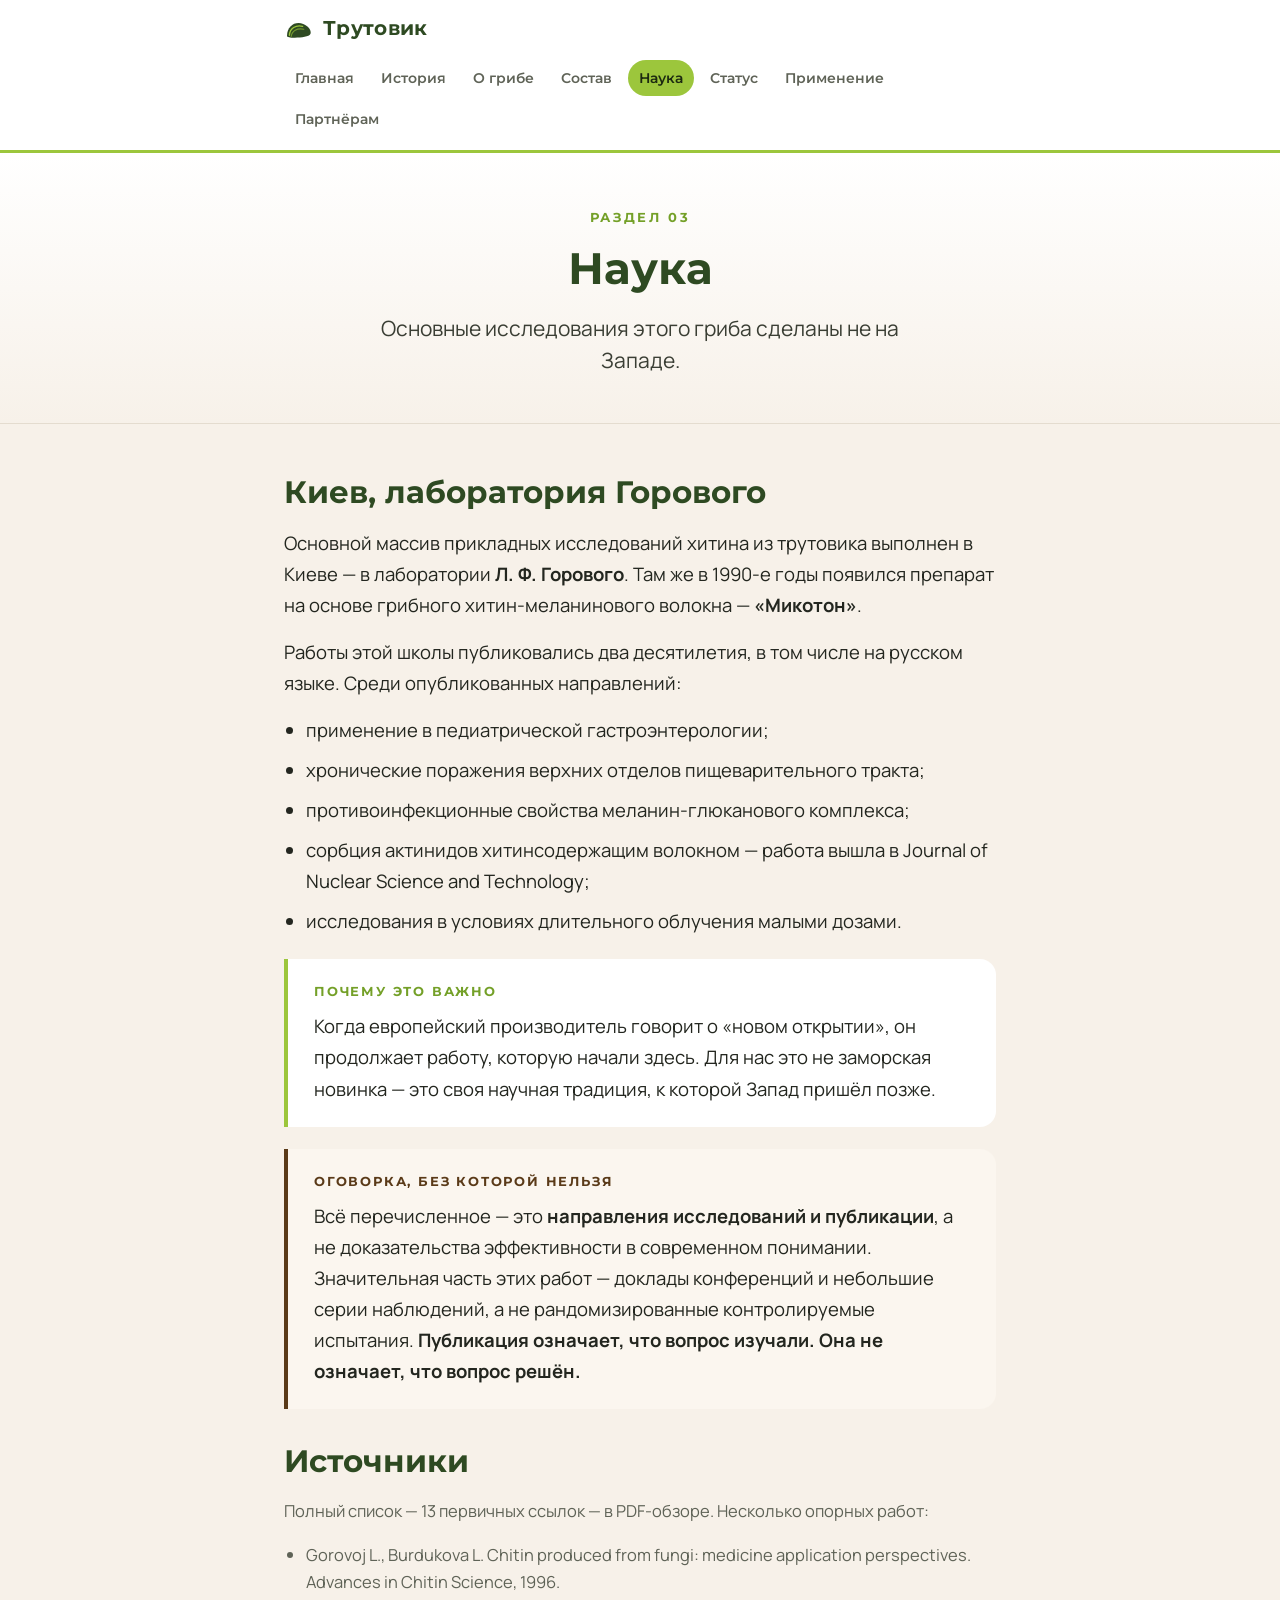
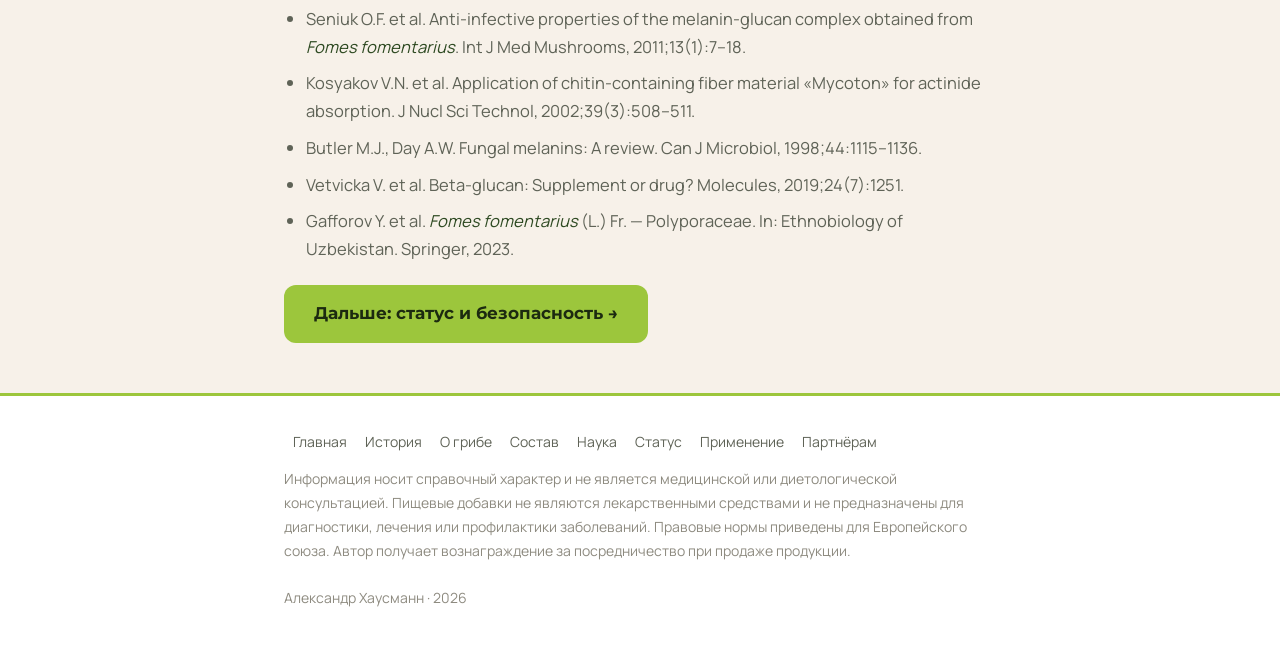
<file: nauka.html>
<!doctype html>
<html lang="ru">
<head>
<meta charset="utf-8">
<meta name="viewport" content="width=device-width, initial-scale=1">
<!-- ВНИМАНИЕ: пока это черновик на github.io — noindex стоит намеренно.
     При переезде на собственный домен эту строку УДАЛИТЬ. -->
<meta name="robots" content="noindex, nofollow">
<title>Наука о трутовике — киевская школа и «Микотон»</title>
<meta name="description" content="Основные прикладные исследования сделаны в Киеве, в лаборатории Л. Ф. Горового, и публиковались на русском языке.">
<link rel="preconnect" href="https://fonts.googleapis.com">
<link rel="preconnect" href="https://fonts.gstatic.com" crossorigin>
<link href="https://fonts.googleapis.com/css2?family=Montserrat:wght@600;700&family=Manrope:wght@400;500;700&display=swap" rel="stylesheet">
<link rel="icon" href="assets/favicon.ico" sizes="any">
<link rel="icon" type="image/png" sizes="32x32" href="assets/favicon-32.png">
<link rel="icon" type="image/png" sizes="16x16" href="assets/favicon-16.png">
<link rel="apple-touch-icon" href="assets/apple-touch-icon.png">
<meta name="theme-color" content="#9CC63C">
<meta property="og:image" content="assets/logo-512.png">
<link rel="stylesheet" href="assets/style.css">
</head>
<body>
<header class="top">
  <div class="wrap">
    <a class="brand" href="/">
      <svg class="mark" viewBox="0 0 100 100" aria-hidden="true"><g transform="translate(0,7)">
        <path d="M10 66 C10 32 38 16 64 26 C84 34 92 50 88 60 C84 69 58 72 36 72 C20 72 10 70 10 66 Z" fill="#2E4A22"/>
        <path d="M18 64 C19 41 40 28 62 34" stroke="#9CC63C" stroke-width="4.6" fill="none" stroke-linecap="round"/>
        <path d="M24 68 C26 49 44 39 66 44" stroke="#9CC63C" stroke-width="3.6" fill="none" stroke-linecap="round" opacity=".62"/>
      </g></svg> Трутовик</a>
    <nav><a href="/">Главная</a><a href="/istoriya">История</a><a href="/grib">О грибе</a><a href="/sostav">Состав</a><a href="/nauka" class="on">Наука</a><a href="/bezopasnost">Статус</a><a href="/primenenie">Применение</a><a href="/partneram">Партнёрам</a></nav>
  </div>
</header>

<div class="hero">
  <div class="wrap">
    <div class="kick">Раздел 03</div>
    <h1>Наука</h1>
    <p class="lead">Основные исследования этого гриба сделаны не на Западе.</p>
  </div>
</div>

<section>
  <div class="wrap">
    <h2>Киев, лаборатория Горового</h2>
    <p>Основной массив прикладных исследований хитина из трутовика выполнен в Киеве —
      в лаборатории <strong>Л. Ф. Горового</strong>. Там же в 1990-е годы появился препарат
      на основе грибного хитин-меланинового волокна — <strong>«Микотон»</strong>.</p>
    <p>Работы этой школы публиковались два десятилетия, в том числе на русском языке.
      Среди опубликованных направлений:</p>
    <ul>
      <li>применение в педиатрической гастроэнтерологии;</li>
      <li>хронические поражения верхних отделов пищеварительного тракта;</li>
      <li>противоинфекционные свойства меланин-глюканового комплекса;</li>
      <li>сорбция актинидов хитинсодержащим волокном — работа вышла в Journal of Nuclear
        Science and Technology;</li>
      <li>исследования в условиях длительного облучения малыми дозами.</li>
    </ul>

    <div class="soft">
      <div class="t">Почему это важно</div>
      <p>Когда европейский производитель говорит о «новом открытии», он продолжает работу,
        которую начали здесь. Для нас это не заморская новинка — это своя научная традиция,
        к которой Запад пришёл позже.</p>
    </div>

    <div class="soft warn">
      <div class="t">Оговорка, без которой нельзя</div>
      <p>Всё перечисленное — это <strong>направления исследований и публикации</strong>,
        а не доказательства эффективности в современном понимании. Значительная часть этих
        работ — доклады конференций и небольшие серии наблюдений, а не рандомизированные
        контролируемые испытания. <strong>Публикация означает, что вопрос изучали.
        Она не означает, что вопрос решён.</strong></p>
    </div>

    <h2 style="margin-top:34px">Источники</h2>
    <p class="small muted">Полный список — 13 первичных ссылок — в PDF-обзоре. Несколько
      опорных работ:</p>
    <ul class="small muted">
      <li>Gorovoj L., Burdukova L. Chitin produced from fungi: medicine application perspectives. Advances in Chitin Science, 1996.</li>
      <li>Seniuk O.F. et al. Anti-infective properties of the melanin-glucan complex obtained from <em>Fomes fomentarius</em>. Int J Med Mushrooms, 2011;13(1):7–18.</li>
      <li>Kosyakov V.N. et al. Application of chitin-containing fiber material «Mycoton» for actinide absorption. J Nucl Sci Technol, 2002;39(3):508–511.</li>
      <li>Butler M.J., Day A.W. Fungal melanins: A review. Can J Microbiol, 1998;44:1115–1136.</li>
      <li>Vetvicka V. et al. Beta-glucan: Supplement or drug? Molecules, 2019;24(7):1251.</li>
      <li>Gafforov Y. et al. <em>Fomes fomentarius</em> (L.) Fr. — Polyporaceae. In: Ethnobiology of Uzbekistan. Springer, 2023.</li>
    </ul>

    <div class="row"><a class="btn" href="/bezopasnost">Дальше: статус и безопасность →</a></div>
  </div>
</section>

<footer>
  <div class="wrap">
    <div class="fnav"><a href="/">Главная</a><a href="/istoriya">История</a><a href="/grib">О грибе</a><a href="/sostav">Состав</a><a href="/nauka">Наука</a><a href="/bezopasnost">Статус</a><a href="/primenenie">Применение</a><a href="/partneram">Партнёрам</a></div>
    Информация носит справочный характер и не является медицинской или диетологической
    консультацией. Пищевые добавки не являются лекарственными средствами и не предназначены
    для диагностики, лечения или профилактики заболеваний. Правовые нормы приведены для
    Европейского союза. Автор получает вознаграждение за посредничество при продаже продукции.
    <br><br>Александр Хаусманн · 2026
  </div>
</footer>
</body>
</html>
</file>
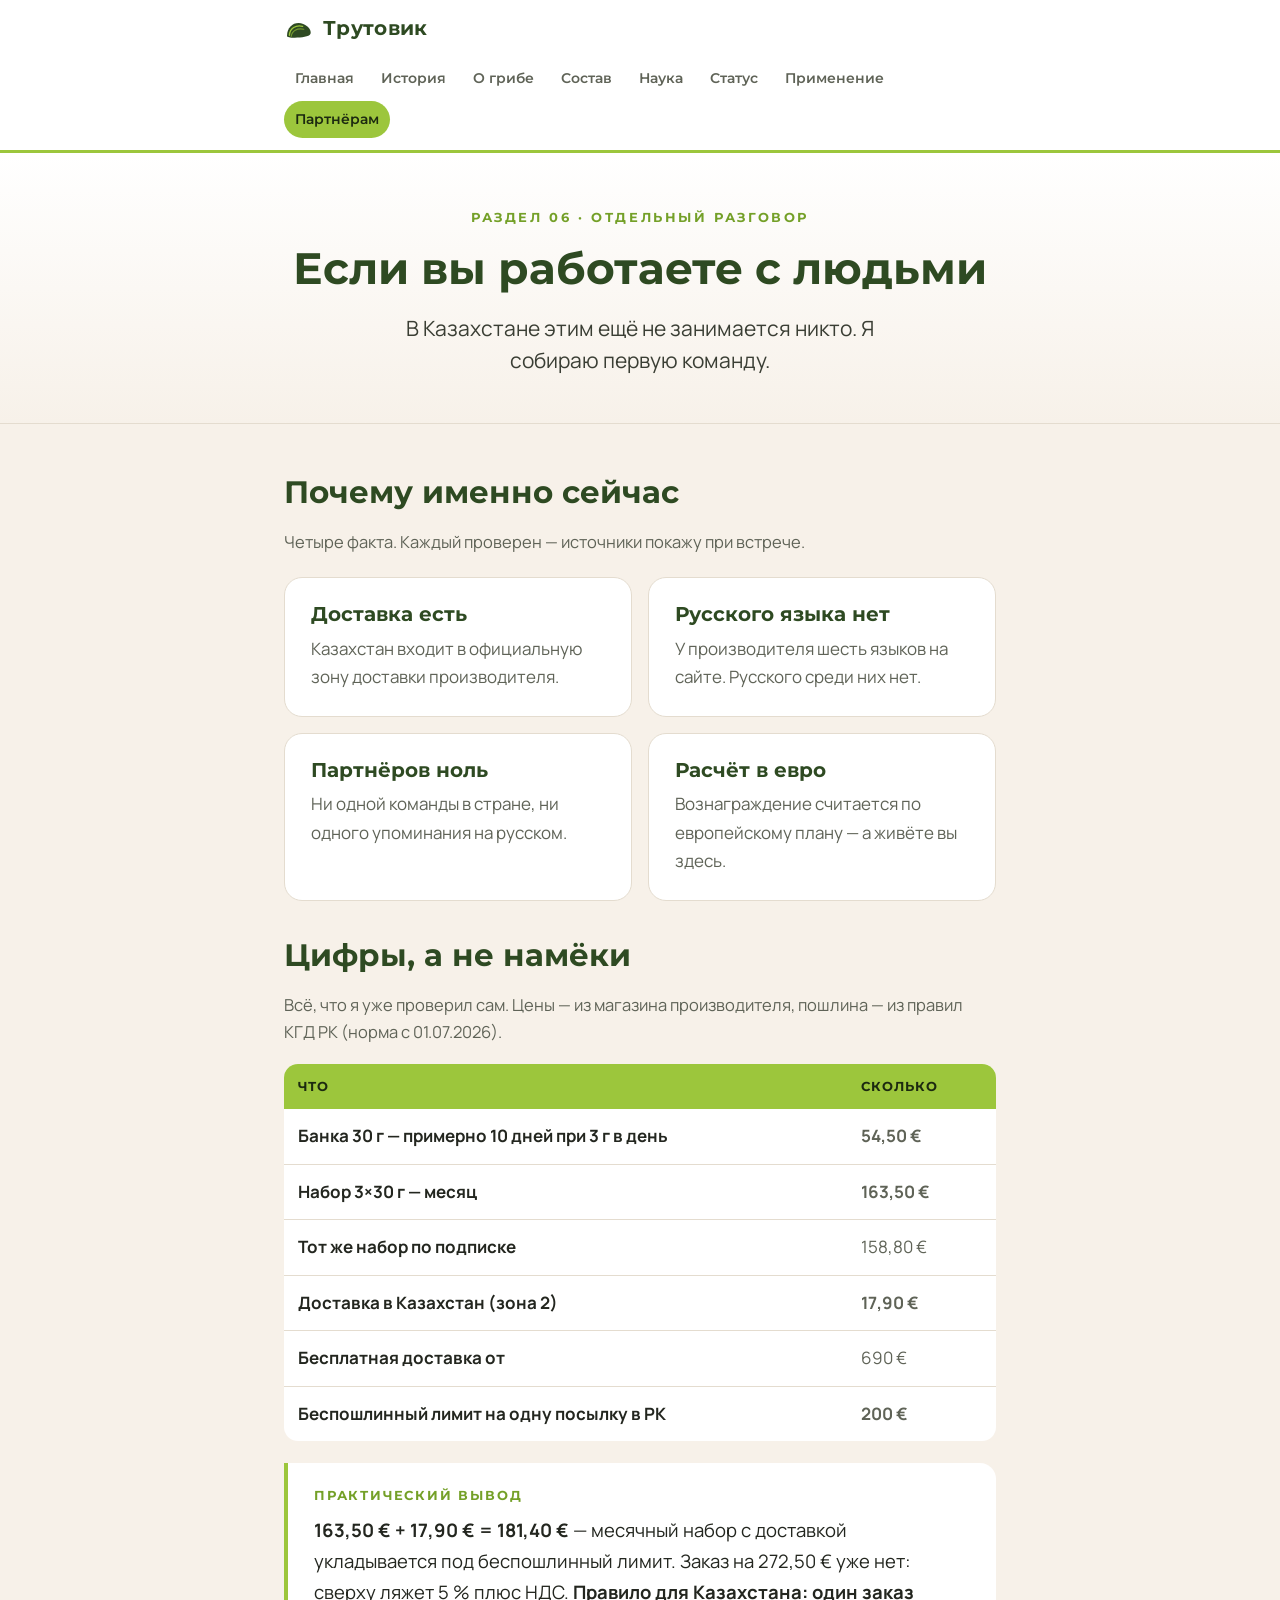
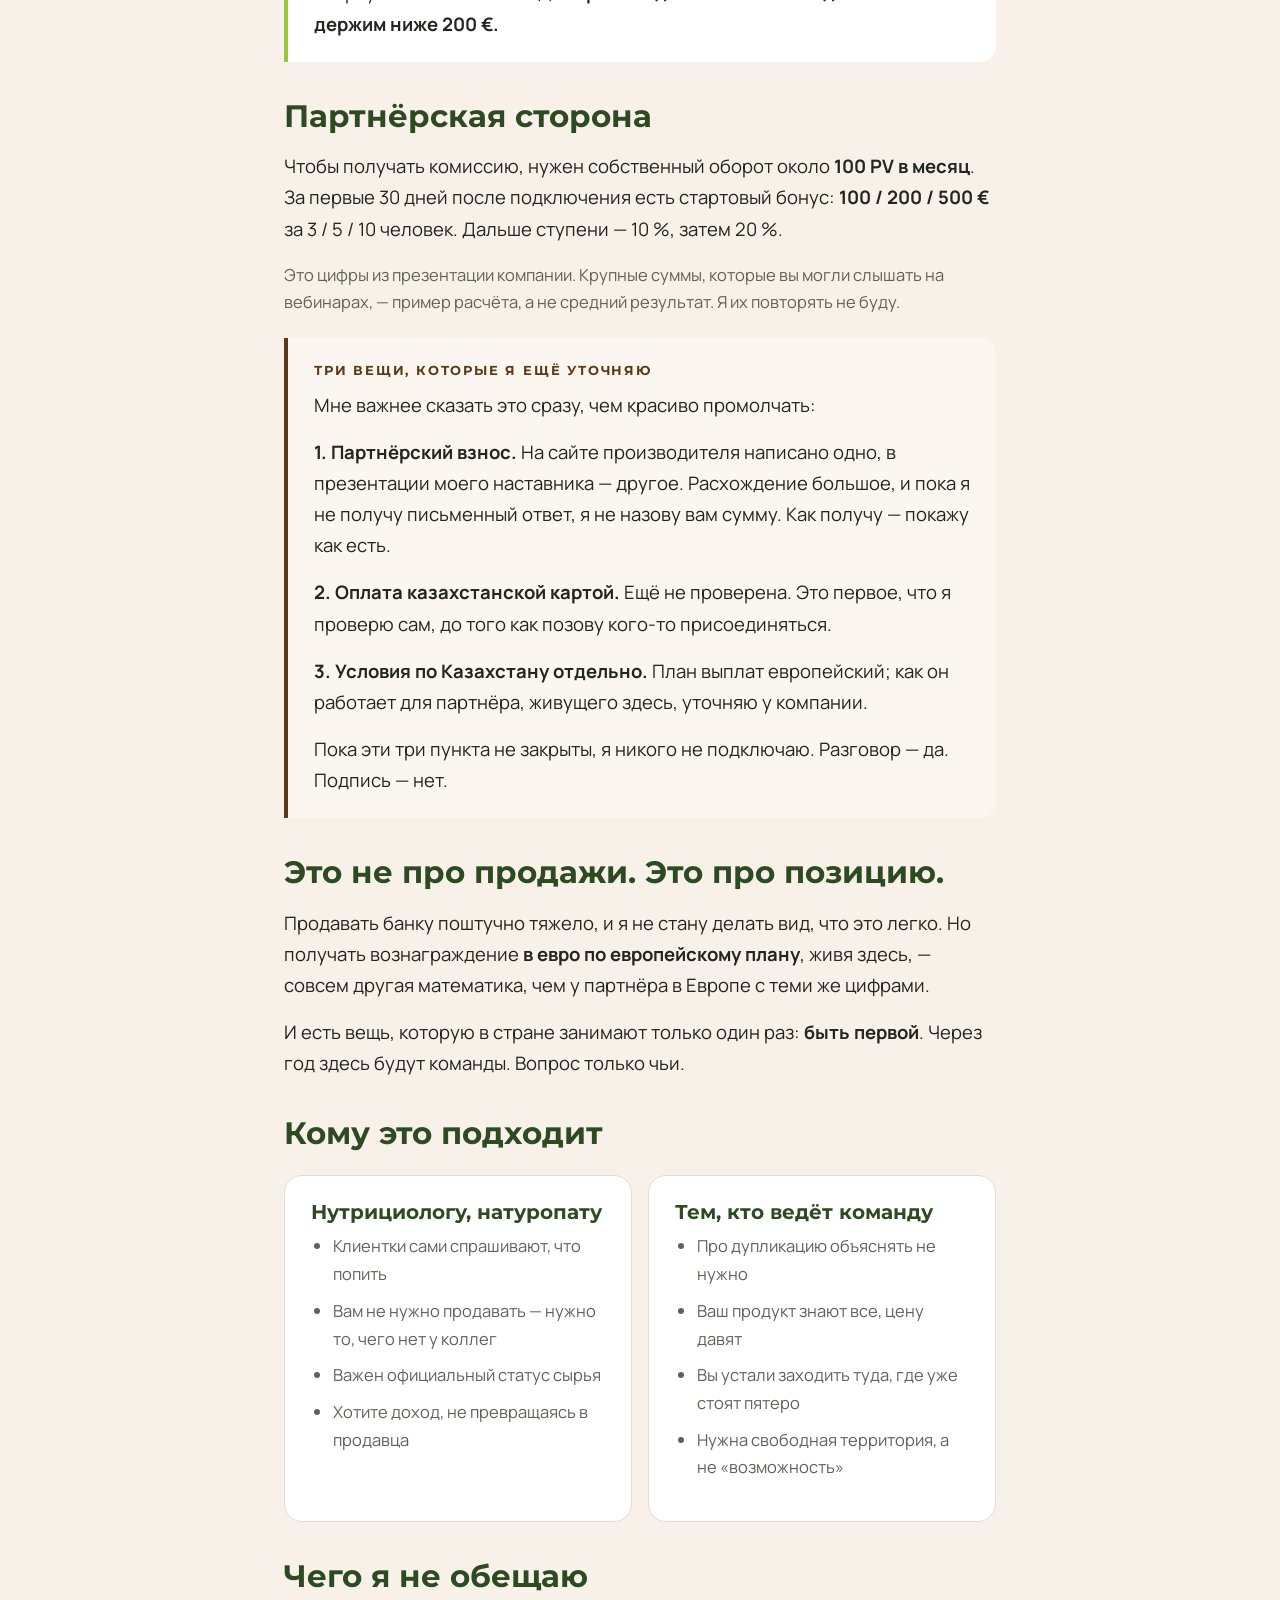
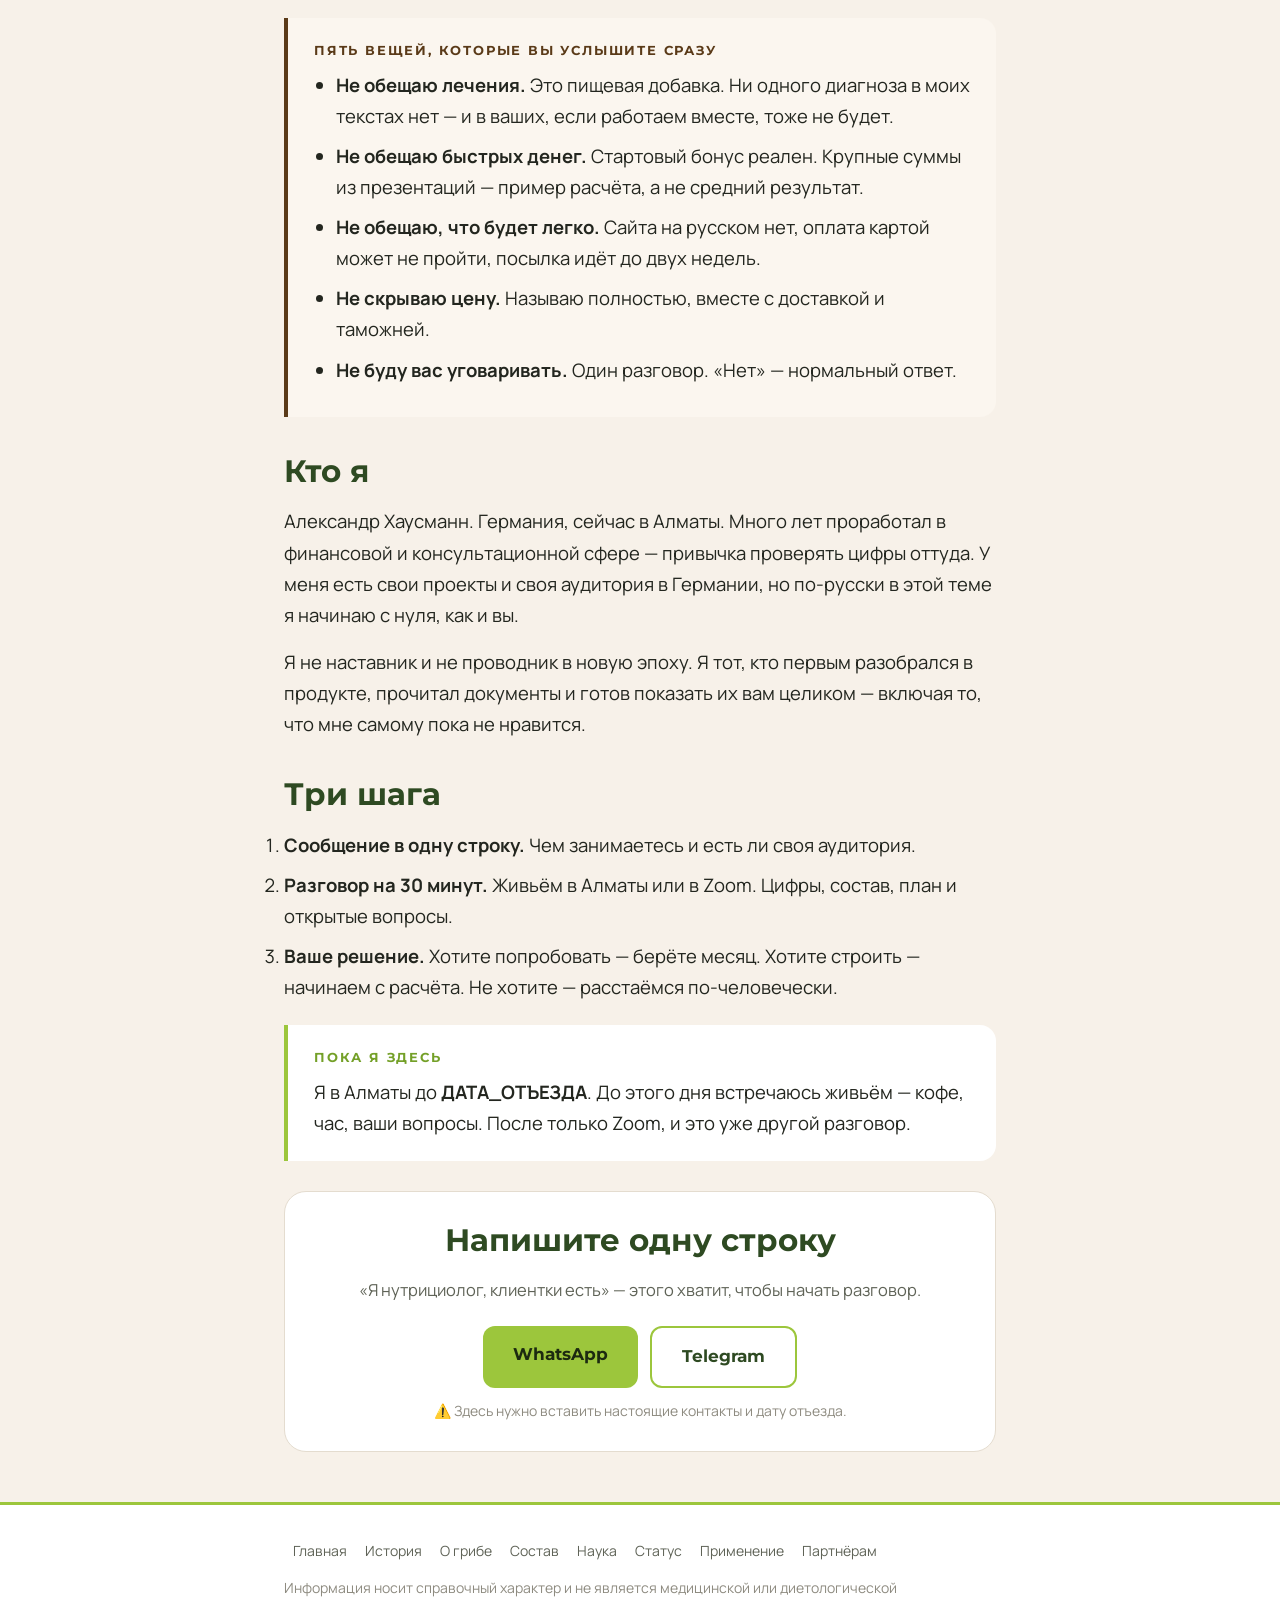
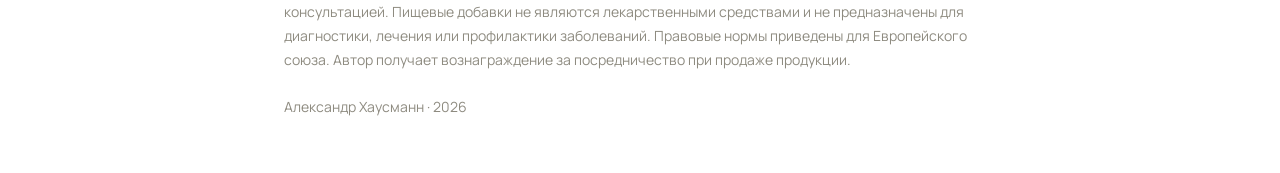
<file: partneram.html>
<!doctype html>
<html lang="ru">
<head>
<meta charset="utf-8">
<meta name="viewport" content="width=device-width, initial-scale=1">
<!-- ВНИМАНИЕ: пока это черновик на github.io — noindex стоит намеренно.
     При переезде на собственный домен эту строку УДАЛИТЬ. -->
<meta name="robots" content="noindex, nofollow">
<title>Партнёрам — первая команда в Казахстане</title>
<meta name="description" content="Для нутрициологов, натуропатов и тех, кто ведёт свою команду. В Казахстане этим пока не занимается никто.">
<link rel="preconnect" href="https://fonts.googleapis.com">
<link rel="preconnect" href="https://fonts.gstatic.com" crossorigin>
<link href="https://fonts.googleapis.com/css2?family=Montserrat:wght@600;700&family=Manrope:wght@400;500;700&display=swap" rel="stylesheet">
<link rel="icon" href="assets/favicon.ico" sizes="any">
<link rel="icon" type="image/png" sizes="32x32" href="assets/favicon-32.png">
<link rel="icon" type="image/png" sizes="16x16" href="assets/favicon-16.png">
<link rel="apple-touch-icon" href="assets/apple-touch-icon.png">
<meta name="theme-color" content="#9CC63C">
<meta property="og:image" content="assets/logo-512.png">
<link rel="stylesheet" href="assets/style.css">
</head>
<body>
<header class="top">
  <div class="wrap">
    <a class="brand" href="/">
      <svg class="mark" viewBox="0 0 100 100" aria-hidden="true"><g transform="translate(0,7)">
        <path d="M10 66 C10 32 38 16 64 26 C84 34 92 50 88 60 C84 69 58 72 36 72 C20 72 10 70 10 66 Z" fill="#2E4A22"/>
        <path d="M18 64 C19 41 40 28 62 34" stroke="#9CC63C" stroke-width="4.6" fill="none" stroke-linecap="round"/>
        <path d="M24 68 C26 49 44 39 66 44" stroke="#9CC63C" stroke-width="3.6" fill="none" stroke-linecap="round" opacity=".62"/>
      </g></svg> Трутовик</a>
    <nav><a href="/">Главная</a><a href="/istoriya">История</a><a href="/grib">О грибе</a><a href="/sostav">Состав</a><a href="/nauka">Наука</a><a href="/bezopasnost">Статус</a><a href="/primenenie">Применение</a><a href="/partneram" class="on">Партнёрам</a></nav>
  </div>
</header>

<div class="hero">
  <div class="wrap">
    <div class="kick">Раздел 06 · отдельный разговор</div>
    <h1>Если вы работаете с людьми</h1>
    <p class="lead">В Казахстане этим ещё не занимается никто. Я собираю первую команду.</p>
  </div>
</div>

<section>
  <div class="wrap">
    <h2>Почему именно сейчас</h2>
    <p class="muted small">Четыре факта. Каждый проверен — источники покажу при встрече.</p>
    <div class="cards two">
      <div class="card"><h3>Доставка есть</h3><p>Казахстан входит в официальную зону доставки производителя.</p></div>
      <div class="card"><h3>Русского языка нет</h3><p>У производителя шесть языков на сайте. Русского среди них нет.</p></div>
      <div class="card"><h3>Партнёров ноль</h3><p>Ни одной команды в стране, ни одного упоминания на русском.</p></div>
      <div class="card"><h3>Расчёт в евро</h3><p>Вознаграждение считается по европейскому плану — а живёте вы здесь.</p></div>
    </div>

    <h2 style="margin-top:36px">Цифры, а не намёки</h2>
    <p class="muted small">Всё, что я уже проверил сам. Цены — из магазина производителя,
      пошлина — из правил КГД РК (норма с 01.07.2026).</p>
    <table>
      <tr><th>Что</th><th>Сколько</th></tr>
      <tr><td>Банка 30 г — примерно 10 дней при 3 г в день</td><td><strong>54,50 €</strong></td></tr>
      <tr><td>Набор 3×30 г — месяц</td><td><strong>163,50 €</strong></td></tr>
      <tr><td>Тот же набор по подписке</td><td>158,80 €</td></tr>
      <tr><td>Доставка в Казахстан (зона 2)</td><td><strong>17,90 €</strong></td></tr>
      <tr><td>Бесплатная доставка от</td><td>690 €</td></tr>
      <tr><td>Беспошлинный лимит на одну посылку в РК</td><td><strong>200 €</strong></td></tr>
    </table>

    <div class="soft">
      <div class="t">Практический вывод</div>
      <p><strong>163,50 € + 17,90 € = 181,40 €</strong> — месячный набор с доставкой укладывается
        под беспошлинный лимит. Заказ на 272,50 € уже нет: сверху ляжет 5 % плюс НДС.
        <strong>Правило для Казахстана: один заказ держим ниже 200 €.</strong></p>
    </div>

    <h2 style="margin-top:36px">Партнёрская сторона</h2>
    <p>Чтобы получать комиссию, нужен собственный оборот около <strong>100 PV в месяц</strong>.
      За первые 30 дней после подключения есть стартовый бонус: <strong>100 / 200 / 500 €</strong>
      за 3 / 5 / 10 человек. Дальше ступени — 10 %, затем 20 %.</p>
    <p class="muted small">Это цифры из презентации компании. Крупные суммы, которые вы могли
      слышать на вебинарах, — пример расчёта, а не средний результат. Я их повторять не буду.</p>

    <div class="soft warn">
      <div class="t">Три вещи, которые я ещё уточняю</div>
      <p>Мне важнее сказать это сразу, чем красиво промолчать:</p>
      <p><strong>1. Партнёрский взнос.</strong> На сайте производителя написано одно, в презентации
        моего наставника — другое. Расхождение большое, и пока я не получу письменный ответ,
        я не назову вам сумму. Как получу — покажу как есть.</p>
      <p><strong>2. Оплата казахстанской картой.</strong> Ещё не проверена. Это первое, что я
        проверю сам, до того как позову кого-то присоединяться.</p>
      <p><strong>3. Условия по Казахстану отдельно.</strong> План выплат европейский; как он
        работает для партнёра, живущего здесь, уточняю у компании.</p>
      <p>Пока эти три пункта не закрыты, я никого не подключаю. Разговор — да. Подпись — нет.</p>
    </div>

    <h2 style="margin-top:36px">Это не про продажи. Это про позицию.</h2>
    <p>Продавать банку поштучно тяжело, и я не стану делать вид, что это легко. Но получать
      вознаграждение <strong>в евро по европейскому плану</strong>, живя здесь, — совсем другая
      математика, чем у партнёра в Европе с теми же цифрами.</p>
    <p>И есть вещь, которую в стране занимают только один раз: <strong>быть первой</strong>.
      Через год здесь будут команды. Вопрос только чьи.</p>

    <h2 style="margin-top:36px">Кому это подходит</h2>
    <div class="cards two">
      <div class="card">
        <h3>Нутрициологу, натуропату</h3>
        <ul>
          <li>Клиентки сами спрашивают, что попить</li>
          <li>Вам не нужно продавать — нужно то, чего нет у коллег</li>
          <li>Важен официальный статус сырья</li>
          <li>Хотите доход, не превращаясь в продавца</li>
        </ul>
      </div>
      <div class="card">
        <h3>Тем, кто ведёт команду</h3>
        <ul>
          <li>Про дупликацию объяснять не нужно</li>
          <li>Ваш продукт знают все, цену давят</li>
          <li>Вы устали заходить туда, где уже стоят пятеро</li>
          <li>Нужна свободная территория, а не «возможность»</li>
        </ul>
      </div>
    </div>

    <h2 style="margin-top:36px">Чего я не обещаю</h2>
    <div class="soft warn">
      <div class="t">Пять вещей, которые вы услышите сразу</div>
      <ul style="margin-bottom:0">
        <li><strong>Не обещаю лечения.</strong> Это пищевая добавка. Ни одного диагноза в моих текстах нет — и в ваших, если работаем вместе, тоже не будет.</li>
        <li><strong>Не обещаю быстрых денег.</strong> Стартовый бонус реален. Крупные суммы из презентаций — пример расчёта, а не средний результат.</li>
        <li><strong>Не обещаю, что будет легко.</strong> Сайта на русском нет, оплата картой может не пройти, посылка идёт до двух недель.</li>
        <li><strong>Не скрываю цену.</strong> Называю полностью, вместе с доставкой и таможней.</li>
        <li><strong>Не буду вас уговаривать.</strong> Один разговор. «Нет» — нормальный ответ.</li>
      </ul>
    </div>

    <h2 style="margin-top:36px">Кто я</h2>
    <p>Александр Хаусманн. Германия, сейчас в Алматы. Много лет проработал в финансовой
      и консультационной сфере — привычка проверять цифры оттуда. У меня есть свои проекты
      и своя аудитория в Германии, но по-русски в этой теме я начинаю с нуля, как и вы.</p>
    <p>Я не наставник и не проводник в новую эпоху. Я тот, кто первым разобрался в продукте,
      прочитал документы и готов показать их вам целиком — включая то, что мне самому пока
      не нравится.</p>

    <h2 style="margin-top:36px">Три шага</h2>
    <ol>
      <li><strong>Сообщение в одну строку.</strong> Чем занимаетесь и есть ли своя аудитория.</li>
      <li><strong>Разговор на 30 минут.</strong> Живьём в Алматы или в Zoom. Цифры, состав, план и открытые вопросы.</li>
      <li><strong>Ваше решение.</strong> Хотите попробовать — берёте месяц. Хотите строить — начинаем с расчёта. Не хотите — расстаёмся по-человечески.</li>
    </ol>

    <div class="soft">
      <div class="t">Пока я здесь</div>
      <p>Я в Алматы до <strong>ДАТА_ОТЪЕЗДА</strong>. До этого дня встречаюсь живьём —
        кофе, час, ваши вопросы. После только Zoom, и это уже другой разговор.</p>
    </div>

    <div class="cta-band" style="margin-top:30px">
      <h2>Напишите одну строку</h2>
      <p class="muted small">«Я нутрициолог, клиентки есть» — этого хватит, чтобы начать разговор.</p>
      <div class="row" style="justify-content:center">
        <a class="btn" href="https://wa.me/XXXXXXXXXXX">WhatsApp</a>
        <a class="btn ghost" href="https://t.me/XXXXXXXX">Telegram</a>
      </div>
      <p class="hint">⚠️ Здесь нужно вставить настоящие контакты и дату отъезда.</p>
    </div>
  </div>
</section>

<footer>
  <div class="wrap">
    <div class="fnav"><a href="/">Главная</a><a href="/istoriya">История</a><a href="/grib">О грибе</a><a href="/sostav">Состав</a><a href="/nauka">Наука</a><a href="/bezopasnost">Статус</a><a href="/primenenie">Применение</a><a href="/partneram">Партнёрам</a></div>
    Информация носит справочный характер и не является медицинской или диетологической
    консультацией. Пищевые добавки не являются лекарственными средствами и не предназначены
    для диагностики, лечения или профилактики заболеваний. Правовые нормы приведены для
    Европейского союза. Автор получает вознаграждение за посредничество при продаже продукции.
    <br><br>Александр Хаусманн · 2026
  </div>
</footer>
</body>
</html>
</file>
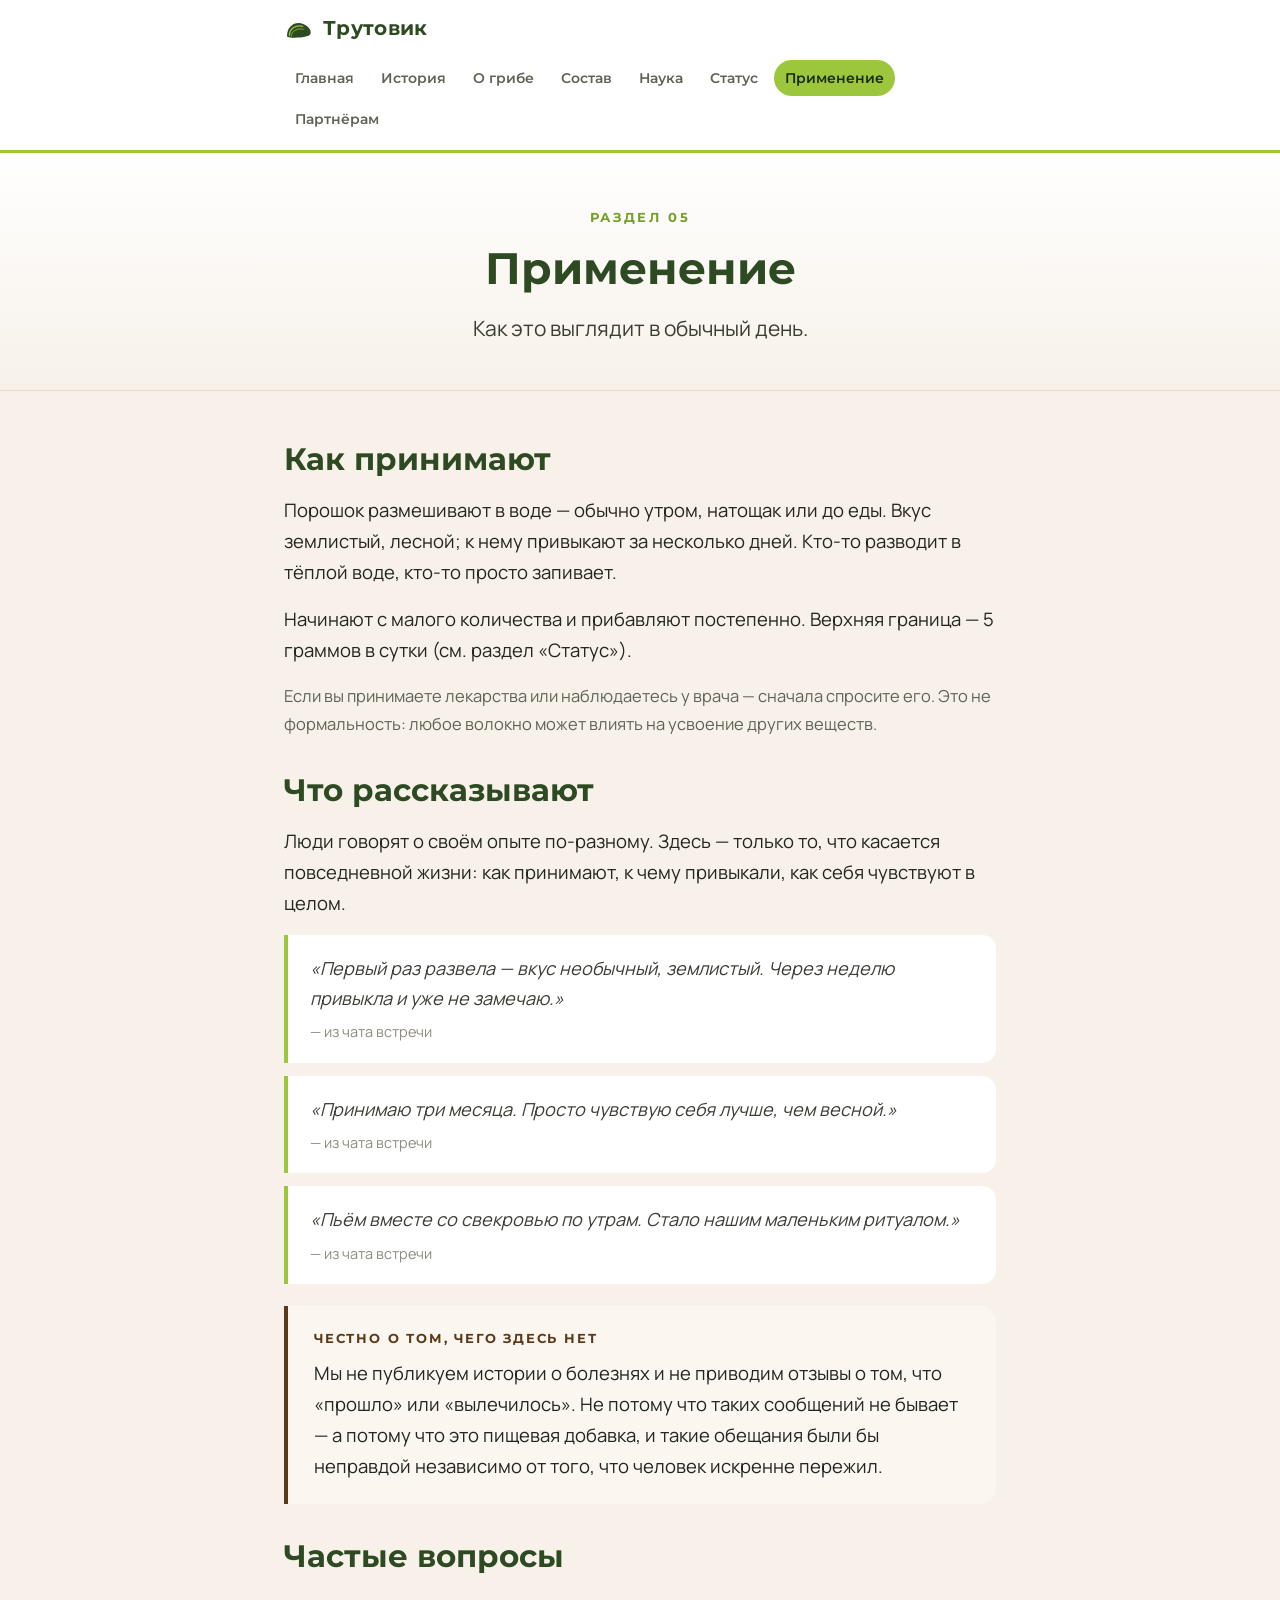
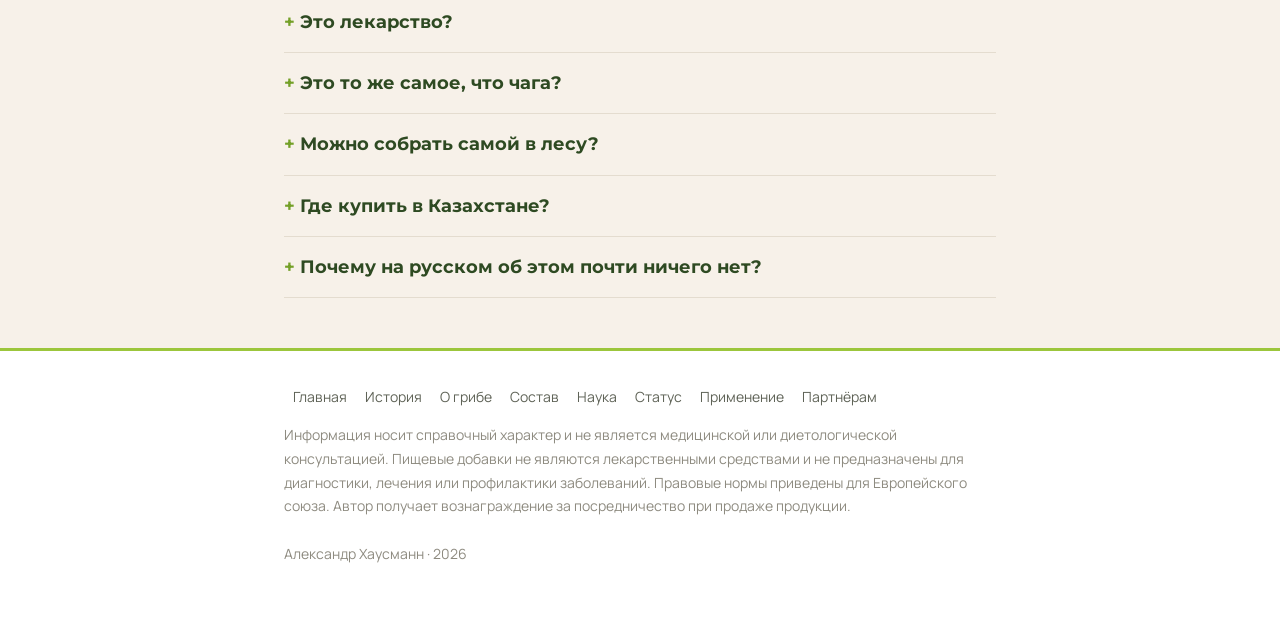
<file: primenenie.html>
<!doctype html>
<html lang="ru">
<head>
<meta charset="utf-8">
<meta name="viewport" content="width=device-width, initial-scale=1">
<!-- ВНИМАНИЕ: пока это черновик на github.io — noindex стоит намеренно.
     При переезде на собственный домен эту строку УДАЛИТЬ. -->
<meta name="robots" content="noindex, nofollow">
<title>Как принимают и что рассказывают люди</title>
<meta name="description" content="Приготовление, привыкание, повседневный опыт — без диагнозов и обещаний.">
<link rel="preconnect" href="https://fonts.googleapis.com">
<link rel="preconnect" href="https://fonts.gstatic.com" crossorigin>
<link href="https://fonts.googleapis.com/css2?family=Montserrat:wght@600;700&family=Manrope:wght@400;500;700&display=swap" rel="stylesheet">
<link rel="icon" href="assets/favicon.ico" sizes="any">
<link rel="icon" type="image/png" sizes="32x32" href="assets/favicon-32.png">
<link rel="icon" type="image/png" sizes="16x16" href="assets/favicon-16.png">
<link rel="apple-touch-icon" href="assets/apple-touch-icon.png">
<meta name="theme-color" content="#9CC63C">
<meta property="og:image" content="assets/logo-512.png">
<link rel="stylesheet" href="assets/style.css">
</head>
<body>
<header class="top">
  <div class="wrap">
    <a class="brand" href="/">
      <svg class="mark" viewBox="0 0 100 100" aria-hidden="true"><g transform="translate(0,7)">
        <path d="M10 66 C10 32 38 16 64 26 C84 34 92 50 88 60 C84 69 58 72 36 72 C20 72 10 70 10 66 Z" fill="#2E4A22"/>
        <path d="M18 64 C19 41 40 28 62 34" stroke="#9CC63C" stroke-width="4.6" fill="none" stroke-linecap="round"/>
        <path d="M24 68 C26 49 44 39 66 44" stroke="#9CC63C" stroke-width="3.6" fill="none" stroke-linecap="round" opacity=".62"/>
      </g></svg> Трутовик</a>
    <nav><a href="/">Главная</a><a href="/istoriya">История</a><a href="/grib">О грибе</a><a href="/sostav">Состав</a><a href="/nauka">Наука</a><a href="/bezopasnost">Статус</a><a href="/primenenie" class="on">Применение</a><a href="/partneram">Партнёрам</a></nav>
  </div>
</header>

<div class="hero">
  <div class="wrap">
    <div class="kick">Раздел 05</div>
    <h1>Применение</h1>
    <p class="lead">Как это выглядит в обычный день.</p>
  </div>
</div>

<section>
  <div class="wrap">
    <h2>Как принимают</h2>
    <p>Порошок размешивают в воде — обычно утром, натощак или до еды. Вкус землистый,
      лесной; к нему привыкают за несколько дней. Кто-то разводит в тёплой воде, кто-то
      просто запивает.</p>
    <p>Начинают с малого количества и прибавляют постепенно. Верхняя граница —
      5 граммов в сутки (см. раздел «Статус»).</p>
    <p class="small muted">Если вы принимаете лекарства или наблюдаетесь у врача — сначала
      спросите его. Это не формальность: любое волокно может влиять на усвоение других веществ.</p>

    <h2 style="margin-top:34px">Что рассказывают</h2>
    <p>Люди говорят о своём опыте по-разному. Здесь — только то, что касается повседневной
      жизни: как принимают, к чему привыкали, как себя чувствуют в целом.</p>

    <!-- ПРАВИЛО НАПОЛНЕНИЯ: можно — быт, вкус, привычка, длительность, общее самочувствие.
         Нельзя — названия болезней, диагнозы, «вылечила», «прошло», вес, фото до/после. -->

    <div class="quote"><p>«Первый раз развела — вкус необычный, землистый. Через неделю привыкла и уже не замечаю.»</p><div class="who">— из чата встречи</div></div>
    <div class="quote"><p>«Принимаю три месяца. Просто чувствую себя лучше, чем весной.»</p><div class="who">— из чата встречи</div></div>
    <div class="quote"><p>«Пьём вместе со свекровью по утрам. Стало нашим маленьким ритуалом.»</p><div class="who">— из чата встречи</div></div>

    <div class="soft warn">
      <div class="t">Честно о том, чего здесь нет</div>
      <p>Мы не публикуем истории о болезнях и не приводим отзывы о том, что «прошло» или
        «вылечилось». Не потому что таких сообщений не бывает — а потому что это пищевая
        добавка, и такие обещания были бы неправдой независимо от того, что человек искренне
        пережил.</p>
    </div>

    <h2 style="margin-top:34px">Частые вопросы</h2>
    <details><summary>Это лекарство?</summary><p>Нет. В ЕС сырьё разрешено в пищевых добавках. Статуса лекарства у него нет.</p></details>
    <details><summary>Это то же самое, что чага?</summary><p>Нет, это разные грибы. Общее — оба растут на деревьях и оба издавна использовались. Состав и свойства изучались отдельно.</p></details>
    <details><summary>Можно собрать самой в лесу?</summary><p>Гриб растёт и у нас. Но речь идёт об очищенной клеточной стенке, а не о самом грибе: домашними средствами её не получить.</p></details>
    <details><summary>Где купить в Казахстане?</summary><p>Производитель европейский, доставка в Казахстан работает. Подробности — стоимость, сроки, таможенный порог — разбираю при встрече, без прикрас.</p></details>
    <details><summary>Почему на русском об этом почти ничего нет?</summary><p>У производителя нет сайта на русском языке, и рынок СНГ фактически не открыт. Это и есть причина, по которой появился этот сайт.</p></details>
  </div>
</section>

<footer>
  <div class="wrap">
    <div class="fnav"><a href="/">Главная</a><a href="/istoriya">История</a><a href="/grib">О грибе</a><a href="/sostav">Состав</a><a href="/nauka">Наука</a><a href="/bezopasnost">Статус</a><a href="/primenenie">Применение</a><a href="/partneram">Партнёрам</a></div>
    Информация носит справочный характер и не является медицинской или диетологической
    консультацией. Пищевые добавки не являются лекарственными средствами и не предназначены
    для диагностики, лечения или профилактики заболеваний. Правовые нормы приведены для
    Европейского союза. Автор получает вознаграждение за посредничество при продаже продукции.
    <br><br>Александр Хаусманн · 2026
  </div>
</footer>
</body>
</html>
</file>
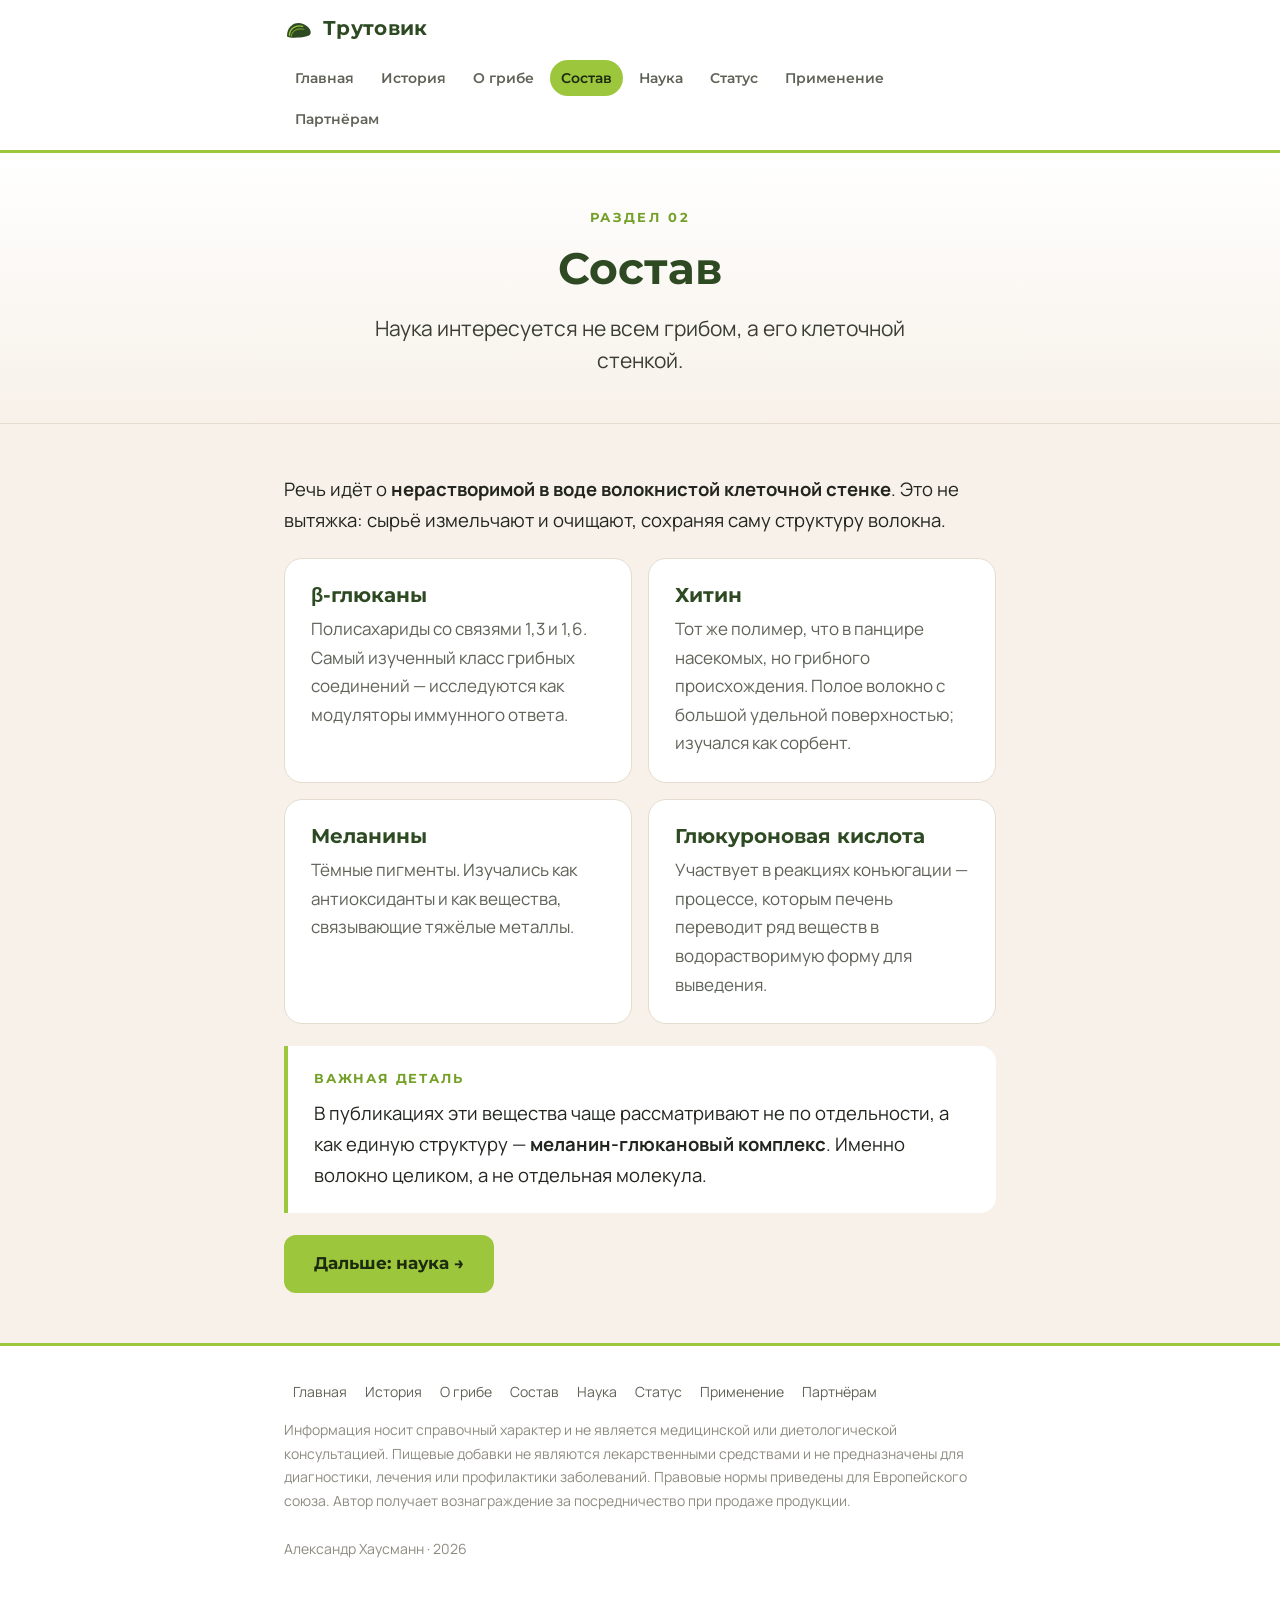
<file: sostav.html>
<!doctype html>
<html lang="ru">
<head>
<meta charset="utf-8">
<meta name="viewport" content="width=device-width, initial-scale=1">
<!-- ВНИМАНИЕ: пока это черновик на github.io — noindex стоит намеренно.
     При переезде на собственный домен эту строку УДАЛИТЬ. -->
<meta name="robots" content="noindex, nofollow">
<title>Состав клеточной стенки трутовика</title>
<meta name="description" content="β-глюканы, хитин, меланины и глюкуроновая кислота — что известно о каждом компоненте.">
<link rel="preconnect" href="https://fonts.googleapis.com">
<link rel="preconnect" href="https://fonts.gstatic.com" crossorigin>
<link href="https://fonts.googleapis.com/css2?family=Montserrat:wght@600;700&family=Manrope:wght@400;500;700&display=swap" rel="stylesheet">
<link rel="icon" href="assets/favicon.ico" sizes="any">
<link rel="icon" type="image/png" sizes="32x32" href="assets/favicon-32.png">
<link rel="icon" type="image/png" sizes="16x16" href="assets/favicon-16.png">
<link rel="apple-touch-icon" href="assets/apple-touch-icon.png">
<meta name="theme-color" content="#9CC63C">
<meta property="og:image" content="assets/logo-512.png">
<link rel="stylesheet" href="assets/style.css">
</head>
<body>
<header class="top">
  <div class="wrap">
    <a class="brand" href="/">
      <svg class="mark" viewBox="0 0 100 100" aria-hidden="true"><g transform="translate(0,7)">
        <path d="M10 66 C10 32 38 16 64 26 C84 34 92 50 88 60 C84 69 58 72 36 72 C20 72 10 70 10 66 Z" fill="#2E4A22"/>
        <path d="M18 64 C19 41 40 28 62 34" stroke="#9CC63C" stroke-width="4.6" fill="none" stroke-linecap="round"/>
        <path d="M24 68 C26 49 44 39 66 44" stroke="#9CC63C" stroke-width="3.6" fill="none" stroke-linecap="round" opacity=".62"/>
      </g></svg> Трутовик</a>
    <nav><a href="/">Главная</a><a href="/istoriya">История</a><a href="/grib">О грибе</a><a href="/sostav" class="on">Состав</a><a href="/nauka">Наука</a><a href="/bezopasnost">Статус</a><a href="/primenenie">Применение</a><a href="/partneram">Партнёрам</a></nav>
  </div>
</header>

<div class="hero">
  <div class="wrap">
    <div class="kick">Раздел 02</div>
    <h1>Состав</h1>
    <p class="lead">Наука интересуется не всем грибом, а его клеточной стенкой.</p>
  </div>
</div>

<section>
  <div class="wrap">
    <p>Речь идёт о <strong>нерастворимой в воде волокнистой клеточной стенке</strong>.
      Это не вытяжка: сырьё измельчают и очищают, сохраняя саму структуру волокна.</p>

    <div class="cards two">
      <div class="card"><h3>β-глюканы</h3><p>Полисахариды со связями 1,3 и 1,6. Самый изученный класс грибных соединений — исследуются как модуляторы иммунного ответа.</p></div>
      <div class="card"><h3>Хитин</h3><p>Тот же полимер, что в панцире насекомых, но грибного происхождения. Полое волокно с большой удельной поверхностью; изучался как сорбент.</p></div>
      <div class="card"><h3>Меланины</h3><p>Тёмные пигменты. Изучались как антиоксиданты и как вещества, связывающие тяжёлые металлы.</p></div>
      <div class="card"><h3>Глюкуроновая кислота</h3><p>Участвует в реакциях конъюгации — процессе, которым печень переводит ряд веществ в водорастворимую форму для выведения.</p></div>
    </div>

    <div class="soft">
      <div class="t">Важная деталь</div>
      <p>В публикациях эти вещества чаще рассматривают не по отдельности, а как единую
        структуру — <strong>меланин-глюкановый комплекс</strong>. Именно волокно целиком,
        а не отдельная молекула.</p>
    </div>

    <div class="row"><a class="btn" href="/nauka">Дальше: наука →</a></div>
  </div>
</section>

<footer>
  <div class="wrap">
    <div class="fnav"><a href="/">Главная</a><a href="/istoriya">История</a><a href="/grib">О грибе</a><a href="/sostav">Состав</a><a href="/nauka">Наука</a><a href="/bezopasnost">Статус</a><a href="/primenenie">Применение</a><a href="/partneram">Партнёрам</a></div>
    Информация носит справочный характер и не является медицинской или диетологической
    консультацией. Пищевые добавки не являются лекарственными средствами и не предназначены
    для диагностики, лечения или профилактики заболеваний. Правовые нормы приведены для
    Европейского союза. Автор получает вознаграждение за посредничество при продаже продукции.
    <br><br>Александр Хаусманн · 2026
  </div>
</footer>
</body>
</html>
</file>
<file: assets/style.css>
/* Палитра взята из фирменных материалов: кремовый фон + зелёный лист */
:root{
  --cream:#F7F1E9; --white:#FFFFFF; --warm:#F1E9DC;
  --green:#9CC63C; --green-d:#74A028; --forest:#2E4A22;
  --ink:#23261F; --muted:#5F6357; --faint:#8E8B80; --line:#E4DCCF;
  --brown:#5A3A18;
  --h:'Montserrat',-apple-system,'Segoe UI',sans-serif;
  --b:'Manrope',-apple-system,'Segoe UI',sans-serif;
}
*{margin:0;padding:0;box-sizing:border-box}
html{scroll-behavior:smooth}
body{background:var(--cream);color:var(--ink);font-family:var(--b);font-size:18.5px;line-height:1.68;-webkit-font-smoothing:antialiased}
.wrap{max-width:760px;margin:0 auto;padding:0 24px}
h1,h2,h3{font-family:var(--h);font-weight:700;line-height:1.22;color:var(--forest)}
h1{font-size:clamp(30px,5.6vw,44px);margin-bottom:16px}
h2{font-size:clamp(23px,4vw,31px);margin:0 0 16px}
h3{font-size:20px;margin-bottom:8px}
p{margin-bottom:16px}p:last-child{margin-bottom:0}
a{color:var(--green-d)}
ul{margin:0 0 16px 22px}li{margin-bottom:9px}
em{font-style:italic;color:var(--forest)}
.lead{font-size:21px;line-height:1.55;color:#3A3E34}
.muted{color:var(--muted)}.small{font-size:16.5px}

/* ---- Kopf ---- */
header.top{background:var(--white);border-bottom:3px solid var(--green);position:sticky;top:0;z-index:50}
.top .wrap{display:flex;align-items:center;justify-content:space-between;gap:14px;padding-top:12px;padding-bottom:12px;flex-wrap:wrap}
.brand{font-family:var(--h);font-weight:700;font-size:20px;color:var(--forest);text-decoration:none;letter-spacing:.3px;display:flex;align-items:center;gap:9px}
.brand .mark{width:30px;height:30px;flex:none;display:block}
nav{display:flex;gap:5px;flex-wrap:wrap}
nav a{font-family:var(--h);font-size:13.5px;font-weight:600;text-decoration:none;color:var(--muted);
      padding:7px 11px;border-radius:20px;white-space:nowrap}
nav a:hover{background:var(--warm);color:var(--forest)}
nav a.on{background:var(--green);color:#1C2A10}

/* ---- Hero ---- */
.hero{background:linear-gradient(180deg,var(--white) 0%,var(--cream) 100%);padding:54px 0 46px;text-align:center;border-bottom:1px solid var(--line)}
.hero .kick{font-family:var(--h);font-size:12.5px;letter-spacing:2.6px;text-transform:uppercase;color:var(--green-d);font-weight:700;margin-bottom:14px}
.hero .lead{max-width:26em;margin:0 auto}
.hero .small{max-width:30em;margin:16px auto 0}

section{padding:50px 0}
section+section{border-top:1px solid var(--line)}

.cards{display:grid;gap:16px;margin-top:22px}
.cards.two{grid-template-columns:repeat(auto-fit,minmax(240px,1fr))}
.card{background:var(--white);border:1px solid var(--line);border-radius:18px;padding:24px 26px}
.card h3{color:var(--forest)}
.card p{font-size:17px;color:var(--muted)}
.card li{font-size:16.5px;color:var(--muted)}

.soft{background:var(--white);border-left:4px solid var(--green);border-radius:0 16px 16px 0;padding:22px 26px;margin:22px 0}
.soft .t{font-family:var(--h);font-size:12.5px;letter-spacing:1.8px;text-transform:uppercase;color:var(--green-d);font-weight:700;margin-bottom:9px}
.soft.warn{border-left-color:var(--brown);background:#FBF6EF}
.soft.warn .t{color:var(--brown)}

table{width:100%;border-collapse:collapse;margin:18px 0;font-size:17px;background:var(--white);border-radius:14px;overflow:hidden}
th{font-family:var(--h);font-size:12.5px;text-transform:uppercase;letter-spacing:1px;color:#1C2A10;text-align:left;padding:12px 14px;background:var(--green)}
td{padding:13px 14px;border-bottom:1px solid var(--line);vertical-align:top;color:var(--muted)}
td:first-child{color:var(--ink);font-weight:700}
tr:last-child td{border-bottom:0}

.btn{display:inline-block;background:var(--green);color:#1C2A10;font-family:var(--h);font-weight:700;font-size:16.5px;
     text-decoration:none;padding:15px 30px;border-radius:12px;border:0;cursor:pointer;transition:.15s}
.btn:hover{background:var(--green-d);color:#fff}
.btn.ghost{background:transparent;color:var(--forest);border:2px solid var(--green)}
.btn.ghost:hover{background:var(--warm);color:var(--forest)}
.row{display:flex;gap:12px;flex-wrap:wrap;margin-top:22px}

.tiles{display:grid;grid-template-columns:repeat(auto-fit,minmax(200px,1fr));gap:14px;margin-top:24px}
.tile{background:var(--white);border:1px solid var(--line);border-radius:18px;padding:22px;text-decoration:none;color:inherit;display:block;transition:.15s}
.tile:hover{border-color:var(--green);transform:translateY(-2px)}
.tile .n{font-family:var(--h);font-size:12px;letter-spacing:2px;text-transform:uppercase;color:var(--green-d);font-weight:700;margin-bottom:7px}
.tile h3{font-size:19px;margin-bottom:6px}
.tile p{font-size:16px;color:var(--muted);margin:0}

.quote{background:var(--white);border-left:4px solid var(--green);border-radius:0 14px 14px 0;padding:18px 22px;margin-bottom:13px}
.quote p{font-size:18px;font-style:italic;color:#3A3E34;margin-bottom:7px}
.quote .who{font-size:14.5px;color:var(--faint)}

details{border-bottom:1px solid var(--line);padding:15px 0}
summary{cursor:pointer;font-weight:700;font-size:18px;list-style:none;font-family:var(--h);color:var(--forest)}
summary::-webkit-details-marker{display:none}
summary::before{content:"+ ";color:var(--green-d)}
details[open] summary::before{content:"– "}
details p{margin-top:11px;font-size:17px;color:var(--muted)}

.cta-band{background:var(--white);border:1px solid var(--line);border-radius:22px;padding:30px 28px;text-align:center;margin-top:8px}
.field{width:100%;font-family:var(--b);font-size:17px;padding:15px 17px;border:1.5px solid #DDD4C4;border-radius:12px;margin-bottom:11px;background:#FEFDFB}
.field:focus{outline:none;border-color:var(--green)}
.hint{font-size:14px;color:var(--faint);margin-top:12px;line-height:1.5}

footer{background:var(--white);border-top:3px solid var(--green);padding:34px 0 54px;font-size:14px;color:var(--faint);line-height:1.7}
footer a{color:var(--muted)}
footer .fnav{margin-bottom:14px}
footer .fnav a{margin:0 9px;font-size:14px;text-decoration:none}

/* ---- Fachbeitrag ---- */
.article{max-width:680px}
.byline{font-family:var(--h);font-size:13.5px;color:var(--faint);letter-spacing:.4px;margin-bottom:8px}
.byline b{color:var(--forest)}
.article h2{margin-top:38px}
.article p{font-size:19px;line-height:1.72}
.article .intro{font-size:21.5px;line-height:1.6;color:#33372C}
.article .intro::first-letter{float:left;font-family:var(--h);font-weight:700;font-size:62px;
  line-height:.82;color:var(--green-d);margin:6px 12px 0 0}
.pull{border-left:4px solid var(--green);padding:6px 0 6px 22px;margin:28px 0;
  font-family:var(--h);font-size:22px;line-height:1.4;color:var(--forest);font-weight:600}
.article ol{margin:0 0 16px 22px}
.article ol li{margin-bottom:9px}
.refs{font-size:15px;line-height:1.55;color:var(--muted);margin-left:20px}
.refs li{margin-bottom:7px}
.tldr{background:var(--white);border:1px solid var(--line);border-radius:16px;padding:22px 26px;margin:24px 0}
.tldr .t{font-family:var(--h);font-size:12.5px;letter-spacing:1.8px;text-transform:uppercase;color:var(--green-d);font-weight:700;margin-bottom:10px}
.tldr ul{margin-bottom:0}
.tldr li{font-size:17px;color:var(--muted)}

@media(max-width:640px){
  body{font-size:17.5px}
  section{padding:40px 0}
  nav a{font-size:12.5px;padding:6px 9px}
  .btn{display:block;text-align:center;width:100%}
  .article p{font-size:18px}
  .article .intro{font-size:19.5px}
  .pull{font-size:19px}
}
</file>
